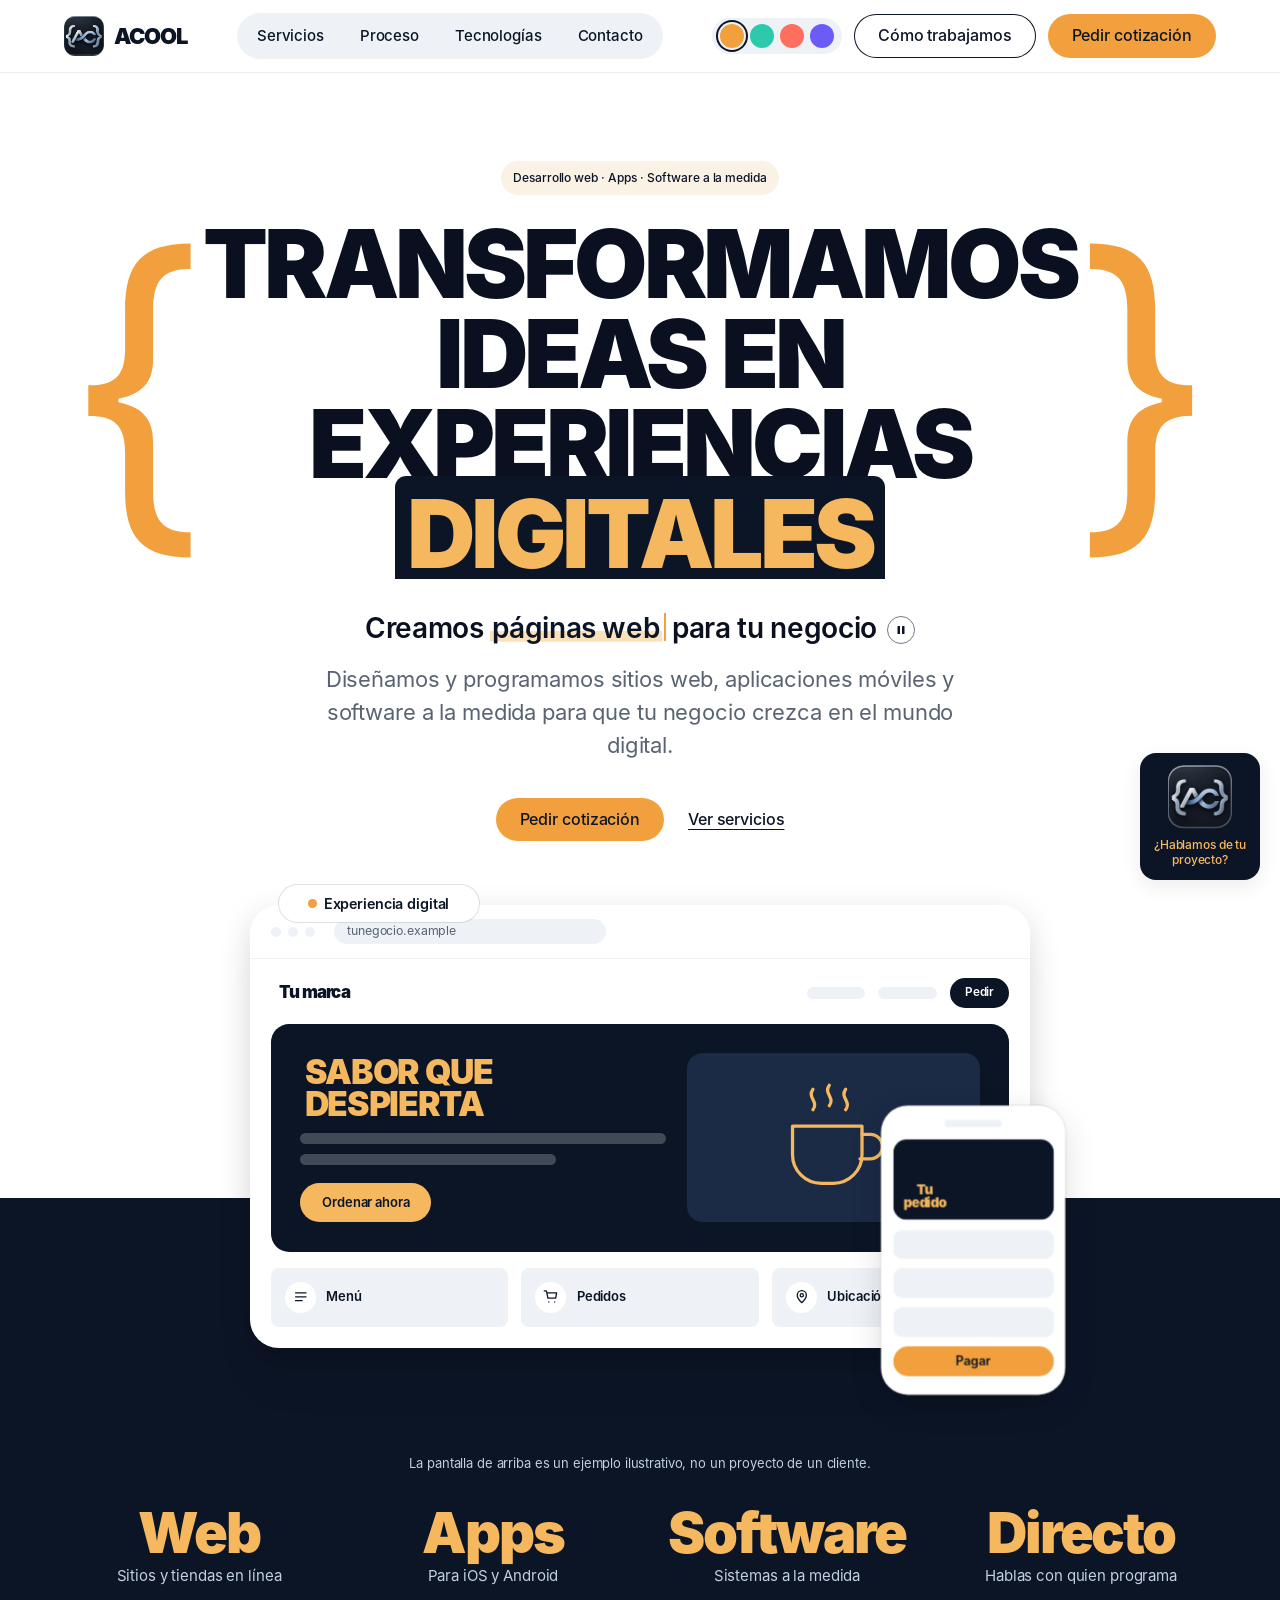
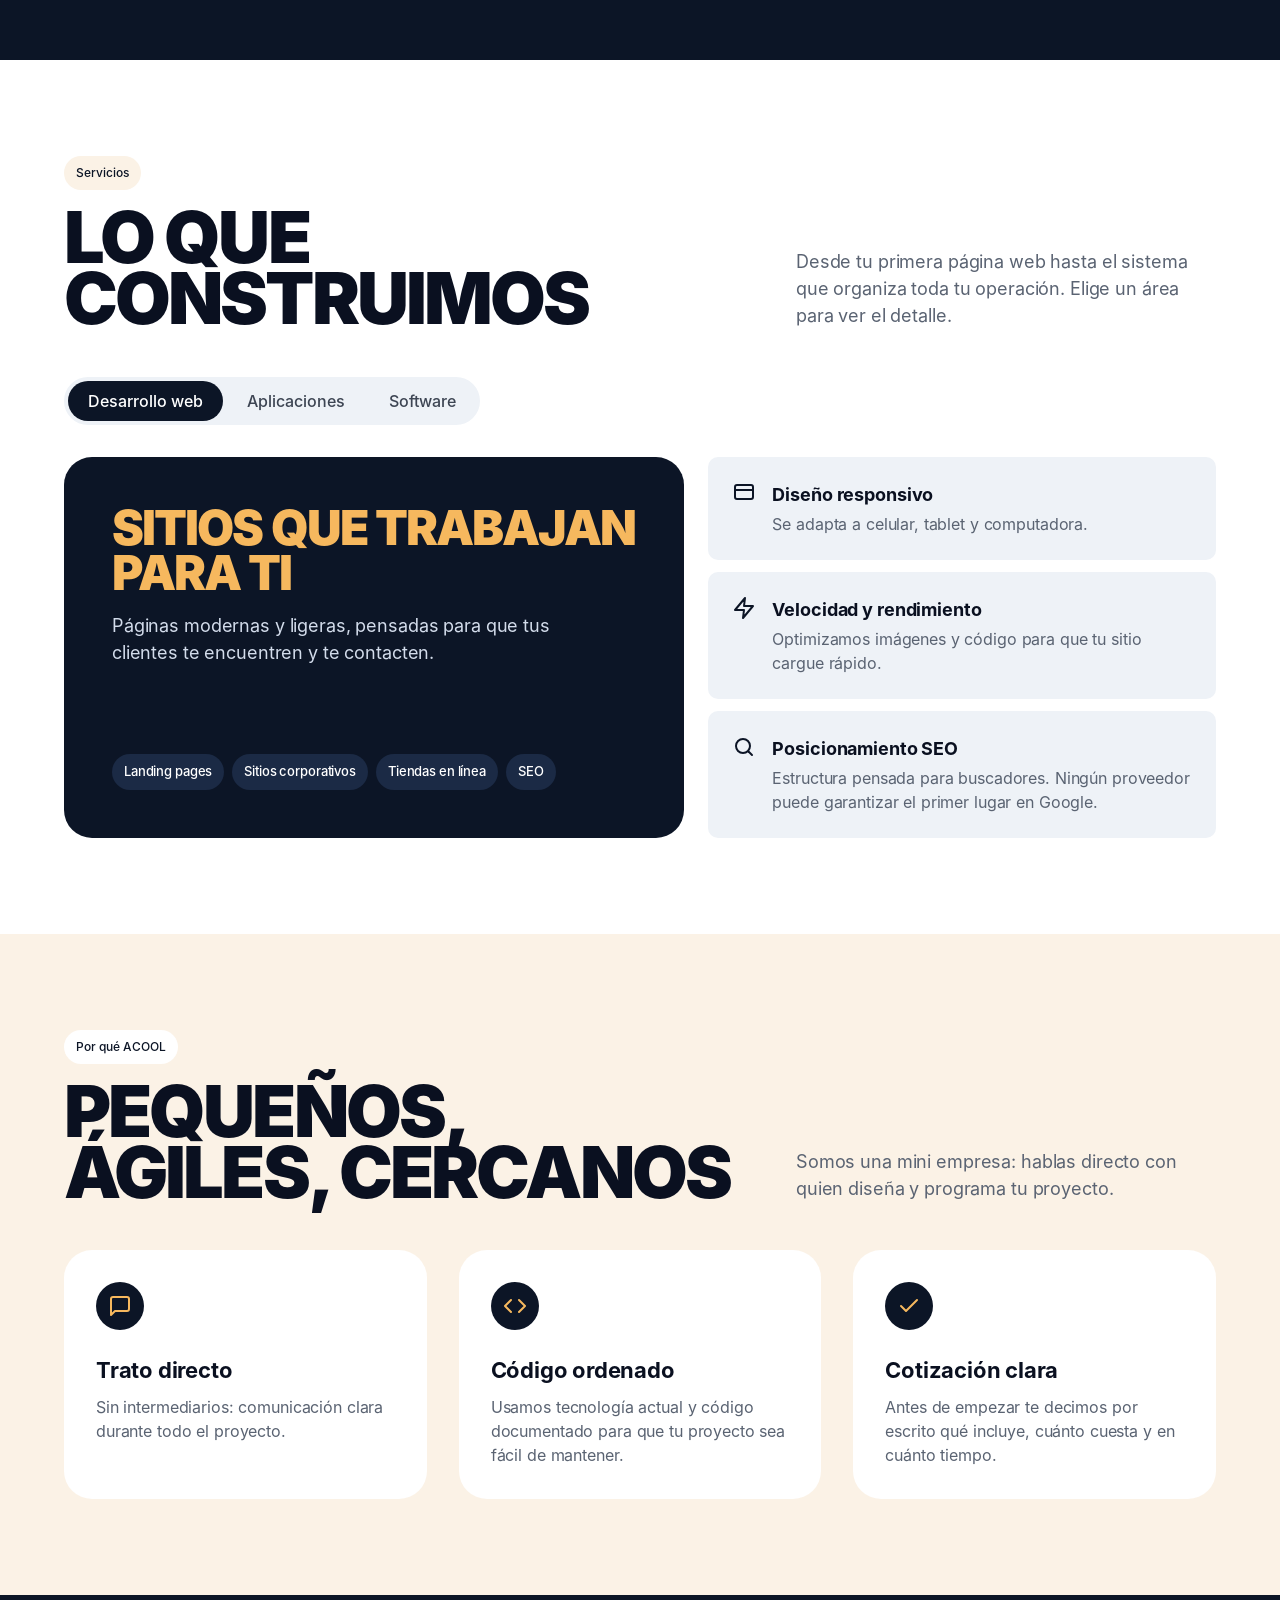
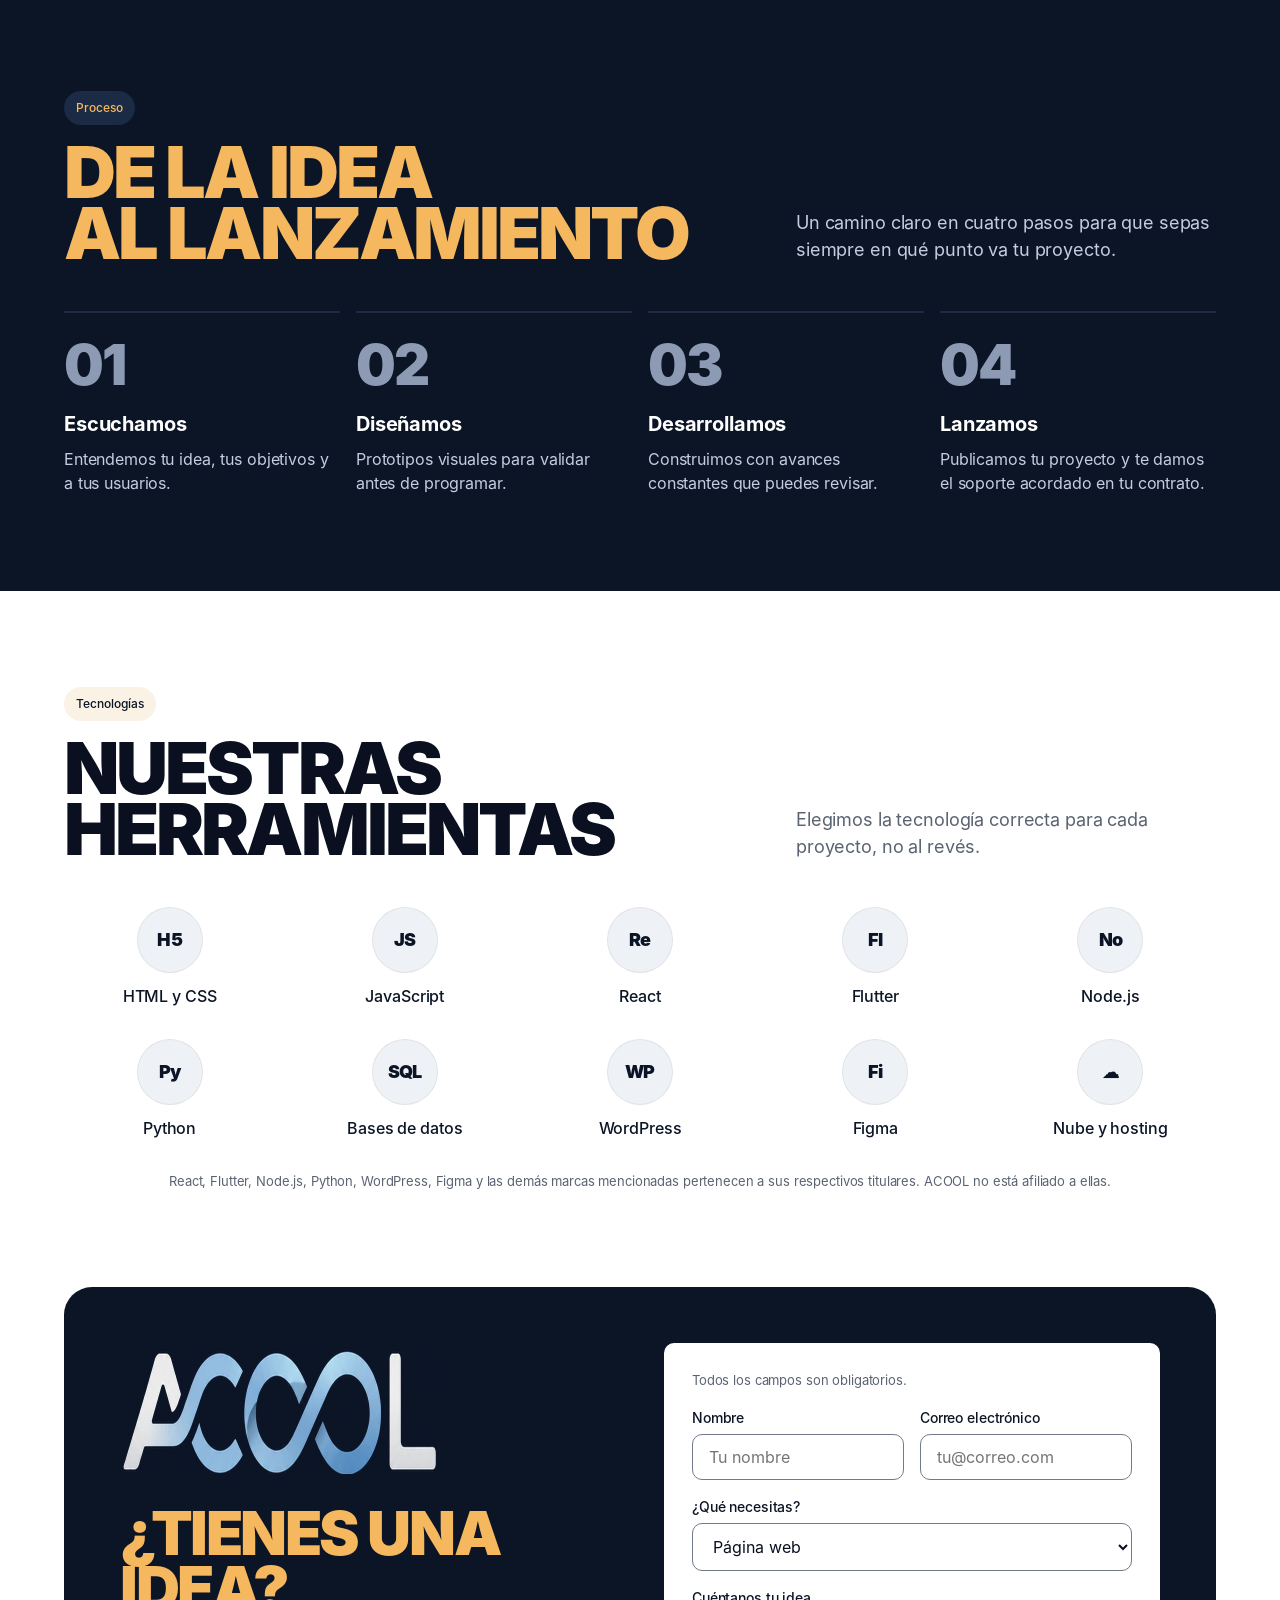
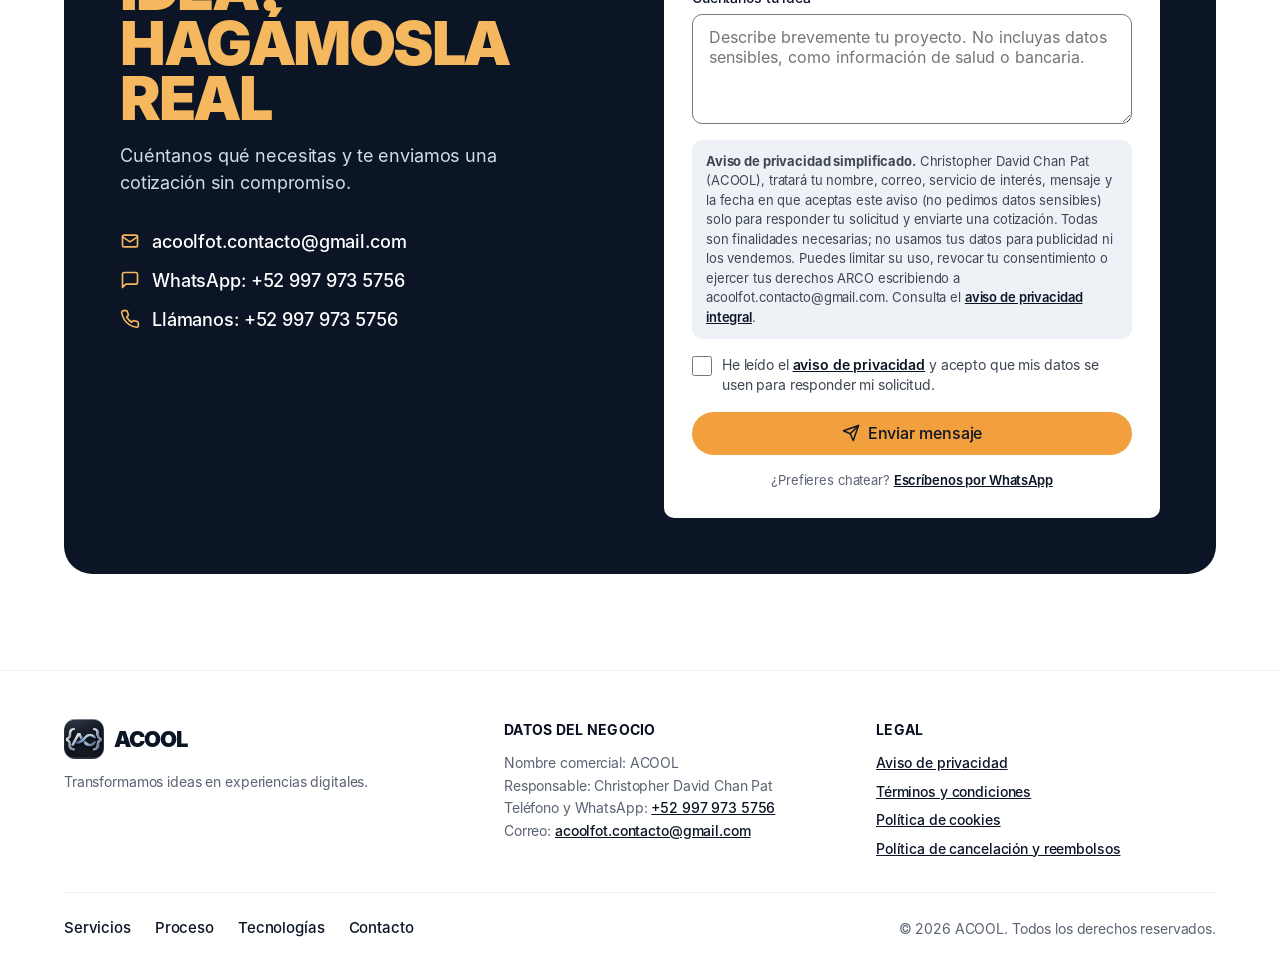
<file: index.html>
<!doctype html>
<html lang="es-MX">
<head>
<meta charset="utf-8">
<meta name="viewport" content="width=device-width, initial-scale=1">
<title>ACOOL — Desarrollo web, apps y software</title>
<meta name="description" content="ACOOL: desarrollo web, aplicaciones y software a la medida. Transformamos ideas en experiencias digitales.">
<link rel="icon" type="image/png" href="assets/img/favicon.png">
<link rel="apple-touch-icon" href="assets/img/apple-touch-icon.png">
<meta name="referrer" content="strict-origin-when-cross-origin">
<script>document.documentElement.classList.add('js');try{var p=localStorage.getItem('acool-color');if(p&&p!=='ambar')document.documentElement.setAttribute('data-palette',p)}catch(e){}</script>
<style>
@font-face{font-family:'Inter';font-style:normal;font-weight:400;font-display:swap;src:url(assets/fonts/inter-Regular.woff) format('woff')}
@font-face{font-family:'Inter';font-style:normal;font-weight:500;font-display:swap;src:url(assets/fonts/inter-Medium.woff) format('woff')}
@font-face{font-family:'Inter';font-style:normal;font-weight:600;font-display:swap;src:url(assets/fonts/inter-SemiBold.woff) format('woff')}
@font-face{font-family:'Inter';font-style:normal;font-weight:700;font-display:swap;src:url(assets/fonts/inter-Bold.woff) format('woff')}
@font-face{font-family:'Inter';font-style:normal;font-weight:900;font-display:swap;src:url(assets/fonts/inter-Black.woff) format('woff')}
:root{
  --forest:#0c1526; --spruce:#1b2a45;
  --charcoal:#3d4553; --obsidian:#0a1020; --pebble:#737b88; --slate:#5a6372;
  --fog:#eef2f7; --paper:#ffffff;
  /* Acento (por defecto: ámbar) */
  --lime:#f6b85e; --accent:#f2a03d; --accent-h:#e38d26; --on-accent:#0c1526; --accent-soft:#fbe0b8; --mist:#fbf2e6;
  --font:'Inter',ui-sans-serif,system-ui,-apple-system,"Segoe UI",Roboto,sans-serif;
  --pill:9999px; --r-card:10px; --r-lg:28px;
  --max:1200px;
}
/* Paletas que el visitante puede elegir */
:root[data-palette="turquesa"]{--lime:#5ee6cf; --accent:#2cc9ad; --accent-h:#20b398; --on-accent:#0c1526; --accent-soft:#c4f1e7; --mist:#e5f6f2}
:root[data-palette="coral"]{--lime:#ff8f80; --accent:#ff6f5e; --accent-h:#f05a49; --on-accent:#0c1526; --accent-soft:#ffd6cf; --mist:#fdf0ec}
:root[data-palette="violeta"]{--lime:#b3a8ff; --accent:#6c5cf5; --accent-h:#5a49e6; --on-accent:#ffffff; --accent-soft:#dcd7ff; --mist:#efedff}

/* Selector de color */
.palette{display:flex;align-items:center;gap:6px;padding:6px 8px;border-radius:var(--pill);background:var(--fog)}
.palette button{width:24px;height:24px;border-radius:50%;border:0;cursor:pointer;background:var(--c);box-shadow:0 0 0 2px var(--fog);transition:box-shadow .2s,transform .2s}
.palette button:hover{transform:scale(1.12)}
.palette button[aria-pressed="true"]{box-shadow:0 0 0 2px var(--fog),0 0 0 4px var(--forest)}
.palette-label{font-size:13px;font-weight:500;color:var(--slate);padding:0 4px}
.mobile-menu .palette{justify-content:center;padding:10px;margin-top:4px}
body.palette-anim *{transition:background-color .35s ease,color .35s ease,border-color .35s ease,box-shadow .35s ease,stroke .35s ease!important}
*{box-sizing:border-box;margin:0;padding:0}
html{scroll-behavior:smooth}
body{font-family:var(--font);font-feature-settings:"calt";color:var(--charcoal);background:var(--paper);font-size:18px;line-height:1.5;letter-spacing:-0.007em;-webkit-font-smoothing:antialiased;overflow-x:hidden}
img{display:block;max-width:100%}
a{color:inherit}
.wrap{max-width:var(--max);margin:0 auto;padding:0 24px}
.display{font-weight:900;letter-spacing:-0.04em;line-height:.85;color:var(--obsidian);text-transform:uppercase}
.eyebrow{display:inline-block;font-size:12px;font-weight:500;letter-spacing:-0.003em;padding:8px 12px;border-radius:var(--pill);background:var(--mist);color:var(--forest)}
.eyebrow.dark{background:var(--spruce);color:var(--lime)}

/* Buttons */
.btn{display:inline-flex;align-items:center;gap:8px;font:500 16px/1.2 var(--font);letter-spacing:-0.006em;padding:12px 24px;border-radius:var(--pill);border:0;cursor:pointer;text-decoration:none;transition:transform .15s ease, background .15s ease}
.btn:hover{transform:translateY(-1px)}
.btn-primary{background:var(--accent);color:var(--on-accent)}
.btn-primary:hover{background:var(--accent-h)}
.btn-outline{background:var(--paper);color:var(--forest);box-shadow:inset 0 0 0 1px var(--forest)}
.btn-link{font:500 16px var(--font);color:var(--forest);text-decoration:underline;text-underline-offset:4px}
.on-dark .btn-link{color:var(--paper)}

/* Nav */
header{position:sticky;top:0;z-index:50;background:rgba(255,255,255,.94);backdrop-filter:saturate(1.2);border-bottom:1px solid rgba(14,19,32,.08)}
.nav{height:72px;display:flex;align-items:center;justify-content:space-between;gap:16px}
.brand{display:flex;align-items:center;gap:10px;text-decoration:none;color:var(--forest);font-weight:900;font-size:22px;letter-spacing:-0.04em}
.brand img{width:40px;height:40px;border-radius:11px;object-fit:cover}
.seg{display:flex;gap:4px;padding:4px;border-radius:var(--pill);background:var(--fog)}
.seg a{padding:8px 16px;border-radius:var(--pill);font-size:15px;font-weight:500;color:var(--forest);text-decoration:none;transition:background .15s}
.seg a:hover{background:var(--mist)}
.nav-cta{display:flex;align-items:center;gap:12px}
.menu-btn{display:none;width:44px;height:44px;border-radius:var(--pill);border:0;background:var(--fog);color:var(--forest);cursor:pointer}
.mobile-menu{display:none}

/* Hero */
.hero{padding:88px 0 0;text-align:center;position:relative}
.hero .display{font-size:clamp(32px,8.4vw,112px);line-height:.95;margin:24px auto 0;max-width:1100px}
.hero .display .mark{background:var(--forest);color:var(--lime);padding:0 .12em;border-radius:.12em;-webkit-box-decoration-break:clone;box-decoration-break:clone}
.hero p.lead{max-width:640px;margin:28px auto 0;font-size:clamp(18px,2vw,22px);color:var(--slate)}
.hero-actions{display:flex;gap:24px;justify-content:center;align-items:center;margin-top:36px;flex-wrap:wrap}
/* 1 · Llaves que se abren y revelan el titular */
.title-wrap{position:relative;margin-top:24px;--bo:1}
.title-wrap .display{margin-top:0;font-size:clamp(32px,7.4vw,96px);max-width:960px;position:relative;z-index:1;animation:revealTitle 1s cubic-bezier(.6,0,.2,1) .35s both}
.brace{position:absolute;top:50%;font-weight:300;font-size:clamp(150px,27vw,350px);line-height:1;color:var(--accent);transform:translateY(-54%);opacity:var(--bo);user-select:none;pointer-events:none}
.brace.l{left:0;animation:braceL 1.15s cubic-bezier(.6,0,.2,1) .1s both}
.brace.r{right:0;animation:braceR 1.15s cubic-bezier(.6,0,.2,1) .1s both}
@keyframes braceL{0%{left:calc(50% - .34em);opacity:0}20%{left:calc(50% - .34em);opacity:1}100%{left:0;opacity:var(--bo)}}
@keyframes braceR{0%{right:calc(50% - .34em);opacity:0}20%{right:calc(50% - .34em);opacity:1}100%{right:0;opacity:var(--bo)}}
@keyframes revealTitle{from{clip-path:inset(0 50% 0 50%);opacity:0}to{clip-path:inset(0 0 0 0);opacity:1}}
@media (max-width:1180px){.title-wrap{--bo:.18}.brace{z-index:0}}

/* 3 · Palabra que rota */
.rotator{margin:28px auto 0;font-size:clamp(20px,2.4vw,28px);font-weight:600;letter-spacing:-0.012em;color:var(--obsidian);min-height:1.4em}
.rotator .rw{color:var(--forest);background:linear-gradient(var(--accent-soft),var(--accent-soft)) 0 88%/100% .38em no-repeat;padding:0 2px}
.caret{display:inline-block;width:2px;height:1em;background:var(--accent);margin-left:2px;vertical-align:-0.12em;animation:blink 1s steps(1) infinite}
@keyframes blink{50%{opacity:0}}
.hero p.lead{margin-top:14px}

/* 2 · Pantalla que pasa de boceto a experiencia */
.hero-visual{margin:64px auto 0;width:min(780px,calc(100vw - 32px));position:relative;z-index:2;perspective:1400px}
.mock-stage{position:relative;font-size:clamp(8px,1.55vw,13px);transition:transform .35s ease-out;transform-style:preserve-3d}
.mock-tag{position:absolute;top:-1.4em;left:2em;z-index:3;height:2.6em;min-width:14em;border-radius:var(--pill);background:var(--paper);box-shadow:rgba(14,19,32,.12) 0 0 0 1px;font-weight:600;font-size:1.1em;color:var(--forest)}
.mock-tag span{position:absolute;inset:0;display:flex;align-items:center;justify-content:center;gap:.5em;transition:opacity .5s,transform .5s}
.mock-tag .t-exp{opacity:0;transform:translateY(6px)}
.done .mock-tag .t-idea{opacity:0;transform:translateY(-6px)}
.done .mock-tag .t-exp{opacity:1;transform:none}
.mock-tag .t-exp i{width:.6em;height:.6em;border-radius:50%;background:var(--accent)}
.browser{position:relative;background:#fafbfc;border-radius:2.2em;padding:0 0 1.6em;box-shadow:rgba(14,19,32,.10) 0 0 0 1px;overflow:hidden;text-align:left;transition:box-shadow .8s,background .8s}
.done .browser{background:var(--paper);box-shadow:rgba(0,0,0,.15) 0 10px 32px,rgba(0,0,0,.04) 0 40px 40px}
.bar{display:flex;align-items:center;gap:.5em;padding:1.1em 1.6em;border-bottom:1px solid var(--fog)}
.bar>i{width:.8em;height:.8em;border-radius:50%;background:var(--fog)}
.bar .url{margin-left:1em;flex:1;max-width:22em;height:2em;display:flex;align-items:center;padding:0 1em;font-size:.95em;border-radius:var(--pill)!important}
.page{padding:1.4em 1.6em 0;display:grid;gap:1.2em}
/* elementos “boceto” */
.w{border:1.5px dashed #b4bdca;border-radius:.6em;color:transparent;background:transparent;transition:background-color .6s ease var(--d,0s),border-color .6s ease var(--d,0s),color .6s ease var(--d,0s)}
.w svg{stroke:#b4bdca;transition:stroke .6s ease var(--d,0s)}
.done .w{border-color:transparent}
.m-nav{display:flex;align-items:center;gap:1em}
.m-nav .logo{font-weight:900;letter-spacing:-0.04em;font-size:1.3em;padding:.1em .4em;margin-right:auto}
.m-nav .lk{width:4.5em;height:.9em;border-radius:var(--pill)}
.m-nav .btn-s{font-size:.9em;font-weight:600;padding:.45em 1.2em;border-radius:var(--pill)}
.m-hero{display:grid;grid-template-columns:1.25fr 1fr;gap:1.6em;padding:2.2em;border-radius:1.4em!important}
.m-copy{display:flex;flex-direction:column;align-items:flex-start;gap:.8em}
.m-copy .h{font-weight:900;letter-spacing:-0.04em;font-size:2.6em;line-height:.95;text-transform:uppercase;padding:.05em .1em}
.m-copy .p{height:.8em;width:100%;border-radius:var(--pill)}
.m-copy .p.short{width:70%}
.m-copy .cta{margin-top:.6em;font-weight:600;padding:.7em 1.6em;border-radius:var(--pill)}
.m-img{display:grid;place-items:center;border-radius:1.2em!important;min-height:11em}
.m-img svg{width:45%;height:auto;fill:none;stroke-width:1.6;stroke-linecap:round;stroke-linejoin:round}
.m-cards{display:grid;grid-template-columns:repeat(3,1fr);gap:1em}
.card{display:flex;align-items:center;gap:.8em;padding:1em;font-weight:600}
.card b{flex:none;width:2.4em;height:2.4em;border-radius:50%;display:grid;place-items:center;border:1.5px dashed #b4bdca;transition:all .6s ease var(--d,0s)}
.card b svg{width:1.2em;height:1.2em;fill:none;stroke-width:2;stroke-linecap:round;stroke-linejoin:round}
/* colores finales */
.done .url{background:var(--fog);color:var(--slate)}
.done .logo{color:var(--forest)}
.done .lk{background:var(--fog)}
.done .btn-s{background:var(--forest);color:var(--paper)}
.done .m-hero{background:var(--forest)}
.done .m-copy .h{color:var(--lime)}
.done .m-copy .p{background:rgba(255,255,255,.22)}
.done .m-copy .cta{background:var(--lime);color:var(--forest)}
.done .m-img{background:var(--spruce)}
.done .m-img svg{stroke:var(--lime)}
.done .card{background:var(--fog);color:var(--forest)}
.done .card b{background:var(--paper);border-color:transparent}
.done .card b svg{stroke:var(--forest)}
/* teléfono */
.phone{position:absolute;right:-3%;bottom:-9%;width:23%;background:#fafbfc;border-radius:2em;padding:1.1em .9em 1.4em;box-shadow:rgba(14,19,32,.12) 0 0 0 1px;display:grid;gap:.7em;transform:translateZ(40px);transition:box-shadow .8s,background .8s}
.done .phone{background:var(--paper);box-shadow:rgba(0,0,0,.15) 0 10px 32px,rgba(14,19,32,.08) 0 0 0 1px}
.phone .notch{width:35%;height:.5em;border-radius:var(--pill);background:var(--fog);margin:0 auto .3em}
.phone .ph-top{height:6em;border-radius:1em!important;display:flex;align-items:flex-end;padding:.7em;font-weight:900;letter-spacing:-0.03em;font-size:1em;line-height:1}
.phone .row{height:2.2em;border-radius:.7em!important}
.phone .ph-btn{height:2.4em;border-radius:var(--pill)!important;display:grid;place-items:center;font-weight:600;font-size:.95em}
.done .phone .ph-top{background:var(--forest);color:var(--lime)}
.done .phone .row{background:var(--fog)}
.done .phone .ph-btn{background:var(--accent);color:var(--on-accent)}
/* línea que “escanea” durante la transformación */
.scan{position:absolute;top:0;bottom:0;left:-10%;width:5em;background:linear-gradient(90deg,transparent,rgba(167,200,236,.35));border-right:2px solid var(--accent);opacity:0;pointer-events:none;z-index:2}
.scanning .scan{animation:scan 1.5s cubic-bezier(.5,0,.3,1) both}
@keyframes scan{0%{left:-10%;opacity:0}10%{opacity:1}90%{opacity:1}100%{left:105%;opacity:0}}
.hero-band{height:200px;background:var(--forest);margin-top:-150px}
@media (max-width:560px){.phone{display:none}.m-hero{grid-template-columns:1fr}.m-img{display:none}.m-cards{grid-template-columns:1fr 1fr}.m-cards .card:last-child{display:none}.hero-band{margin-top:-90px;height:140px}}

/* Stats on dark */
.stats{background:var(--forest);color:var(--paper);padding:56px 0 72px}
.stats .grid{display:grid;grid-template-columns:repeat(4,1fr);gap:24px;text-align:center}
.stat b{display:block;font-size:clamp(36px,5vw,56px);font-weight:900;letter-spacing:-0.04em;color:var(--lime);line-height:1}
.stat span{font-size:15px;color:#c3cee0}

/* Sections */
section{padding:96px 0}
.sec-head{display:flex;justify-content:space-between;align-items:flex-end;gap:32px;flex-wrap:wrap;margin-bottom:48px}
.sec-head h2{font-size:clamp(40px,6vw,72px);margin-top:16px}
.sec-head p{max-width:420px;color:var(--slate)}

/* Services with tabs */
.tabs{display:inline-flex;gap:4px;padding:4px;border-radius:var(--pill);background:var(--fog);margin-bottom:32px;flex-wrap:wrap}
.tabs button{font:500 16px var(--font);color:var(--charcoal);border:0;background:transparent;padding:10px 20px;border-radius:var(--pill);cursor:pointer;transition:background .2s}
.tabs button[aria-selected="true"]{background:var(--forest);color:#fff}
.panel{display:none;grid-template-columns:1.1fr .9fr;gap:24px}
.panel.active{display:grid;animation:fade .35s ease}
@keyframes fade{from{opacity:0;transform:translateY(6px)}to{opacity:1;transform:none}}
.panel-main{background:var(--forest);color:var(--paper);border-radius:var(--r-lg);padding:48px;display:flex;flex-direction:column;justify-content:space-between;min-height:380px}
.panel-main h3{font-size:clamp(32px,4vw,48px);font-weight:900;letter-spacing:-0.04em;line-height:.95;color:var(--lime);text-transform:uppercase}
.panel-main p{margin-top:16px;color:#d3dceb;max-width:460px}
.chips{display:flex;flex-wrap:wrap;gap:8px;margin-top:32px}
.chip{font-size:13px;font-weight:500;padding:8px 12px;border-radius:var(--pill);background:var(--spruce);color:var(--paper)}
.panel-list{display:grid;gap:12px}
.item{background:var(--fog);border-radius:var(--r-card);padding:24px;display:flex;gap:16px;align-items:flex-start}
.item svg{flex:none;width:24px;height:24px;stroke:var(--forest)}
.item h4{font-size:18px;font-weight:700;color:var(--obsidian);letter-spacing:-0.007em}
.item p{font-size:16px;color:var(--slate);margin-top:4px}

/* Features row */
.features{background:var(--mist)}
.feat-grid{display:grid;grid-template-columns:repeat(3,1fr);gap:32px}
.feat{background:var(--paper);border-radius:var(--r-lg);padding:32px}
.feat .ic{width:48px;height:48px;border-radius:var(--pill);background:var(--forest);display:grid;place-items:center;margin-bottom:24px}
.feat .ic svg{width:24px;height:24px;stroke:var(--lime)}
.feat h3{font-size:22px;font-weight:700;color:var(--obsidian);letter-spacing:-0.009em}
.feat p{font-size:16px;color:var(--slate);margin-top:8px}

/* Process (dark) */
.process{background:var(--forest);color:var(--paper)}
.process .display{color:var(--lime)}
.process .sec-head p{color:#c3cee0}
.steps{display:grid;grid-template-columns:repeat(4,1fr);gap:16px;counter-reset:s}
.step{border-top:2px solid var(--spruce);padding-top:24px}
.step .n{font-size:56px;font-weight:900;letter-spacing:-0.04em;line-height:1;color:#8d9ab3}
.step h3{font-size:20px;font-weight:700;margin-top:16px;color:var(--paper)}
.step p{font-size:16px;color:#c3cee0;margin-top:8px}
.step:hover .n{color:var(--lime)}
.step:hover{border-color:var(--lime)}
.step,.step .n{transition:color .2s,border-color .2s}

/* Tech */
.tech-grid{display:grid;grid-template-columns:repeat(5,1fr);gap:32px 24px}
.tech{display:flex;flex-direction:column;align-items:center;gap:12px;text-align:center}
.tech .dot{width:64px;height:64px;border-radius:1000px;background:var(--fog);display:grid;place-items:center;font-weight:900;font-size:18px;letter-spacing:-0.04em;color:var(--forest);box-shadow:rgba(14,19,32,.12) 0 0 0 1px;transition:background .2s}
.tech:hover .dot{background:var(--mist)}
.tech span{font-size:16px;font-weight:500;color:var(--forest)}

/* CTA / contact */
.contact{padding-top:0}
.cta-card{background:var(--forest);border-radius:var(--r-lg);padding:56px;display:grid;grid-template-columns:1fr 1fr;gap:48px;color:var(--paper)}
.cta-card .wordmark{width:min(320px,100%);margin-bottom:32px}
.cta-card h2{font-size:clamp(36px,5vw,61px);font-weight:900;letter-spacing:-0.04em;line-height:.9;color:var(--lime);text-transform:uppercase}
.cta-card p{color:#d3dceb;margin-top:16px;max-width:420px}
.contact-lines{margin-top:32px;display:grid;gap:12px}
.contact-lines a{display:flex;align-items:center;gap:12px;text-decoration:none;font-weight:500;color:var(--paper)}
.contact-lines a:hover{text-decoration:underline}
.contact-lines svg{width:20px;height:20px;stroke:var(--lime)}
form.box{background:var(--paper);border-radius:var(--r-card);padding:28px;display:grid;gap:16px;color:var(--charcoal)}
label{font-size:14px;font-weight:500;color:var(--forest);display:grid;gap:6px}
input,select,textarea{font:400 16px var(--font);color:var(--obsidian);border:1px solid var(--pebble);border-radius:var(--r-card);padding:12px 16px;background:var(--paper);outline:none;width:100%}
input:focus,select:focus,textarea:focus{border-color:var(--forest)}
textarea{resize:vertical;min-height:110px}
.row2{display:grid;grid-template-columns:1fr 1fr;gap:16px}
form .btn{justify-content:center}
.form-ok{display:none;text-align:center;padding:32px 8px;color:var(--charcoal)}
.form-ok .ok-ic{width:56px;height:56px;border-radius:50%;background:var(--accent);color:var(--on-accent);display:grid;place-items:center;margin:0 auto 16px}
.form-ok h3{font-size:24px;font-weight:900;letter-spacing:-0.03em;color:var(--obsidian);text-transform:uppercase}
.form-ok p{color:var(--slate)!important;margin:8px auto 0!important;font-size:16px}
form.box.sent>*:not(.form-ok){display:none}
form.box.sent .form-ok{display:block}
form.box.sent{align-content:center}
.form-note a{color:var(--forest);font-weight:600}
.form-note.err{color:#c0392b!important}
.cta-card .form-note{font-size:13px;color:var(--slate);text-align:center;margin:0;max-width:none}

/* Footer */
footer{padding:48px 0 40px;border-top:1px solid var(--fog)}
.foot{display:flex;justify-content:space-between;align-items:center;gap:24px;flex-wrap:wrap}
.foot .brand{font-size:20px}
.foot small{color:var(--slate);font-size:14px}
.foot nav{display:flex;gap:24px;flex-wrap:wrap}
.foot nav a{font-size:15px;font-weight:500;color:var(--forest);text-decoration:none}
.foot nav a:hover{text-decoration:underline}

/* Floating badge */
.float-badge{position:fixed;right:20px;bottom:20px;z-index:60;width:120px;background:var(--forest);border-radius:16px;padding:12px;text-align:center;text-decoration:none;box-shadow:rgba(0,0,0,.08) 0 6px 20px;transition:transform .2s}
.float-badge:hover{transform:translateY(-3px)}
.float-badge img{width:64px;height:64px;border-radius:15px;margin:0 auto 8px;object-fit:cover}
.float-badge span{font-size:12px;font-weight:500;color:var(--lime);line-height:1.3;display:block}

/* Reveal */
.reveal{opacity:0;transform:translateY(16px);transition:opacity .6s ease,transform .6s ease}
.reveal.in{opacity:1;transform:none}


/* Accesibilidad */
.skip{position:absolute;left:16px;top:-60px;z-index:100;background:var(--forest);color:#fff;padding:10px 16px;border-radius:var(--pill);font-weight:600;text-decoration:none}
.skip:focus{top:12px}
:focus-visible{outline:3px solid var(--forest);outline-offset:3px;border-radius:6px}
.on-dark :focus-visible,.stats :focus-visible,.float-badge:focus-visible{outline-color:#fff}
.sr-only{position:absolute!important;width:1px;height:1px;padding:0;margin:-1px;overflow:hidden;clip:rect(0,0,0,0);white-space:nowrap;border:0}
.js .reveal{opacity:0;transform:translateY(16px)}
.js .reveal.in{opacity:1;transform:none}
.rot-pause{margin-left:10px;vertical-align:middle;width:28px;height:28px;border-radius:50%;border:1px solid var(--pebble);background:var(--paper);color:var(--forest);cursor:pointer;display:inline-grid;place-items:center}
.mock-note{margin-top:28px;font-size:13px;color:#c3cee0;position:relative;z-index:2}
.tech-note{margin-top:32px;font-size:13px;color:var(--slate);text-align:center}
/* Consentimiento */
.consent{display:flex;gap:10px;align-items:flex-start;font-size:14px;font-weight:400;color:var(--charcoal);line-height:1.45}
.consent input{width:20px;height:20px;flex:none;margin-top:1px;accent-color:var(--forest)}
.consent a{color:var(--forest);font-weight:600}
.privacy-short{font-size:13px;line-height:1.5;color:var(--slate);background:var(--fog);border-radius:var(--r-card);padding:12px 14px}
.privacy-short a{color:var(--forest);font-weight:600}
.cta-card form.box p{color:var(--slate);margin-top:0;max-width:none}
.cta-card form.box p.privacy-short{color:var(--charcoal)}
.req-note{font-size:13px}
/* Pie de página */
.foot-grid{display:grid;grid-template-columns:1.2fr 1fr 1fr;gap:32px;padding-bottom:32px;border-bottom:1px solid var(--fog)}
.foot-grid h2{font-size:14px;font-weight:700;color:var(--obsidian);margin-bottom:12px;text-transform:uppercase;letter-spacing:.02em}
.foot-grid p,.foot-grid li{font-size:14px;color:var(--slate);line-height:1.6}
.foot-grid ul{list-style:none;display:grid;gap:6px}
.foot-grid a{color:var(--forest);font-weight:500}
.foot-bottom{display:flex;justify-content:space-between;gap:16px;flex-wrap:wrap;padding-top:24px}
.foot-grid a.brand{font-weight:900;text-decoration:none}
.float-badge{transition:transform .2s,opacity .25s}
.float-badge.away{opacity:0;pointer-events:none;transform:translateY(12px)}
.pendiente{background:#fff1a8;color:#4a3a00;padding:0 .25em;border-radius:3px;outline:1px dashed #b38f00;font-weight:600}
@media (max-width:960px){.foot-grid{grid-template-columns:1fr}}

/* Responsive */
@media (max-width:960px){
  .seg,.nav-cta .btn-outline,.nav-cta .palette{display:none}
  .menu-btn{display:grid;place-items:center}
  .mobile-menu.open{display:grid;gap:4px;padding:8px 24px 16px}
  .mobile-menu a{padding:12px 16px;border-radius:var(--pill);text-decoration:none;font-weight:500;color:var(--forest);background:var(--fog)}
  .panel.active{grid-template-columns:1fr}
  .feat-grid{grid-template-columns:1fr}
  .steps{grid-template-columns:1fr 1fr;gap:32px 16px}
  .tech-grid{grid-template-columns:repeat(3,1fr)}
  .cta-card{grid-template-columns:1fr;padding:40px 28px}
  .stats .grid{grid-template-columns:1fr 1fr;gap:32px}
}
@media (max-width:560px){
  section{padding:72px 0}
  .wrap{padding:0 16px}
  .hero{padding-top:56px}
  .nav-cta .btn-primary{display:none}
  .panel-main{padding:32px 24px;min-height:0}
  .steps{grid-template-columns:1fr}
  .row2{grid-template-columns:1fr}
  .tabs button{padding:10px 14px;font-size:15px}
  .float-badge{width:96px;padding:10px}
  .float-badge img{width:52px;height:52px}
}
@media (prefers-reduced-motion:reduce){
  *{animation:none!important;transition:none!important;scroll-behavior:auto!important}
  .reveal{opacity:1;transform:none}
}
</style>
</head>
<body>
<a class="skip" href="#contenido">Saltar al contenido</a>

<header>
  <div class="wrap nav">
    <a class="brand" href="#inicio" aria-label="ACOOL, ir al inicio">
      <img src="assets/img/isotipo.webp" alt="" width="40" height="40">ACOOL
    </a>
    <nav class="seg" aria-label="Principal">
      <a href="#servicios">Servicios</a>
      <a href="#proceso">Proceso</a>
      <a href="#tecnologias">Tecnologías</a>
      <a href="#contacto">Contacto</a>
    </nav>
    <div class="nav-cta">
      <div class="palette" role="group" aria-label="Elegir color de la página">
        <button data-p="ambar" style="--c:#f2a03d" aria-label="Color ámbar" title="Color ámbar"></button>
        <button data-p="turquesa" style="--c:#2cc9ad" aria-label="Color turquesa" title="Color turquesa"></button>
        <button data-p="coral" style="--c:#ff6f5e" aria-label="Color coral" title="Color coral"></button>
        <button data-p="violeta" style="--c:#6c5cf5" aria-label="Color violeta" title="Color violeta"></button>
      </div>
      <a class="btn btn-outline" href="#proceso">Cómo trabajamos</a>
      <a class="btn btn-primary" href="#contacto">Pedir cotización</a>
      <button class="menu-btn" aria-label="Abrir menú" aria-expanded="false" aria-controls="mobileMenu" id="menuBtn">
        <svg aria-hidden="true" width="20" height="20" viewBox="0 0 24 24" fill="none" stroke="currentColor" stroke-width="2" stroke-linecap="round"><path d="M4 7h16M4 12h16M4 17h16"/></svg>
      </button>
    </div>
  </div>
  <nav class="mobile-menu" id="mobileMenu" aria-label="Menú móvil">
    <a href="#servicios">Servicios</a>
    <a href="#proceso">Proceso</a>
    <a href="#tecnologias">Tecnologías</a>
    <a href="#contacto">Contacto</a>
    <div class="palette" role="group" aria-label="Elegir color de la página"><span class="palette-label">Color</span>
        <button data-p="ambar" style="--c:#f2a03d" aria-label="Color ámbar" title="Color ámbar"></button>
        <button data-p="turquesa" style="--c:#2cc9ad" aria-label="Color turquesa" title="Color turquesa"></button>
        <button data-p="coral" style="--c:#ff6f5e" aria-label="Color coral" title="Color coral"></button>
        <button data-p="violeta" style="--c:#6c5cf5" aria-label="Color violeta" title="Color violeta"></button>
      </div>
  </nav>
</header>

<main id="contenido"><span id="inicio"></span>
  <!-- HERO -->
  <div class="hero">
    <div class="wrap">
      <span class="eyebrow">Desarrollo web · Apps · Software a la medida</span>
      <div class="title-wrap">
        <span class="brace l" aria-hidden="true">{</span>
        <h1 class="display">Transformamos ideas en experiencias <span class="mark">digitales</span></h1>
        <span class="brace r" aria-hidden="true">}</span>
      </div>
      <p class="sr-only">Creamos páginas web, apps móviles, sistemas a la medida y tiendas en línea para tu negocio.</p>
      <p class="rotator"><span aria-hidden="true">Creamos <span class="rw" id="rw">páginas web</span><span class="caret"></span> para tu negocio</span><button type="button" class="rot-pause" id="rotPause" aria-label="Pausar animación de texto" aria-pressed="false"><svg aria-hidden="true" width="12" height="12" viewBox="0 0 24 24" fill="currentColor"><rect x="5" y="4" width="5" height="16" rx="1"/><rect x="14" y="4" width="5" height="16" rx="1"/></svg></button></p>
      <p class="lead">Diseñamos y programamos sitios web, aplicaciones móviles y software a la medida para que tu negocio crezca en el mundo digital.</p>
      <div class="hero-actions">
        <a class="btn btn-primary" href="#contacto">Pedir cotización</a>
        <a class="btn-link" href="#servicios">Ver servicios</a>
      </div>
    </div>

    <div class="hero-visual" aria-hidden="true">
      <div class="mock-stage" id="mock">
        <span class="mock-tag"><span class="t-idea">✎ Tu idea</span><span class="t-exp"><i></i>Experiencia digital</span></span>
        <div class="browser">
          <div class="scan"></div>
          <div class="bar"><i></i><i></i><i></i><span class="url w" style="--d:.05s">tunegocio.example</span></div>
          <div class="page">
            <div class="m-nav">
              <span class="w logo" style="--d:.1s">Tu marca</span>
              <span class="w lk" style="--d:.15s"></span><span class="w lk" style="--d:.2s"></span>
              <span class="w btn-s" style="--d:.25s">Pedir</span>
            </div>
            <div class="w m-hero" style="--d:.3s">
              <div class="m-copy">
                <span class="w h" style="--d:.45s">Sabor que<br>despierta</span>
                <span class="w p" style="--d:.5s"></span>
                <span class="w p short" style="--d:.55s"></span>
                <span class="w cta" style="--d:.65s">Ordenar ahora</span>
              </div>
              <div class="w m-img" style="--d:.55s">
                <svg viewBox="0 0 64 64"><path d="M12 26h34v14a14 14 0 0 1-14 14h-6a14 14 0 0 1-14-14z"/><path d="M46 30h4a6 6 0 0 1 0 12h-5"/><path d="M22 8c-3 4 3 6 0 10M30 6c-3 4 3 6 0 10M38 8c-3 4 3 6 0 10"/></svg>
              </div>
            </div>
            <div class="m-cards">
              <div class="w card" style="--d:.75s"><b><svg viewBox="0 0 24 24"><path d="M4 6h16M4 12h16M4 18h10"/></svg></b>Menú</div>
              <div class="w card" style="--d:.85s"><b><svg viewBox="0 0 24 24"><path d="M6 6h15l-1.5 8h-12zM6 6 5 3H2M9 20h.01M18 20h.01"/></svg></b>Pedidos</div>
              <div class="w card" style="--d:.95s"><b><svg viewBox="0 0 24 24"><path d="M12 21s-7-6.2-7-11.5a7 7 0 0 1 14 0C19 14.8 12 21 12 21z"/><circle cx="12" cy="9.5" r="2.5"/></svg></b>Ubicación</div>
            </div>
          </div>
        </div>
        <div class="phone">
          <span class="notch"></span>
          <span class="w ph-top" style="--d:.9s">Tu<br>pedido</span>
          <span class="w row" style="--d:1s"></span>
          <span class="w row" style="--d:1.05s"></span>
          <span class="w row" style="--d:1.1s"></span>
          <span class="w ph-btn" style="--d:1.2s">Pagar</span>
        </div>
      </div>
    </div>
    <div class="hero-band" aria-hidden="true"></div>
  </div>

  <div class="stats on-dark">
    <div class="wrap grid">
      <p class="mock-note" style="grid-column:1/-1;margin:0 0 8px;text-align:center">La pantalla de arriba es un ejemplo ilustrativo, no un proyecto de un cliente.</p>
      <div class="stat reveal"><b>Web</b><span>Sitios y tiendas en línea</span></div>
      <div class="stat reveal"><b>Apps</b><span>Para iOS y Android</span></div>
      <div class="stat reveal"><b>Software</b><span>Sistemas a la medida</span></div>
      <div class="stat reveal"><b>Directo</b><span>Hablas con quien programa</span></div>
    </div>
  </div>

  <!-- SERVICIOS -->
  <section id="servicios">
    <div class="wrap">
      <div class="sec-head">
        <div>
          <span class="eyebrow">Servicios</span>
          <h2 class="display">Lo que<br>construimos</h2>
        </div>
        <p>Desde tu primera página web hasta el sistema que organiza toda tu operación. Elige un área para ver el detalle.</p>
      </div>

      <div class="tabs" role="tablist" aria-label="Servicios">
        <button role="tab" aria-selected="true" aria-controls="p-web" id="t-web">Desarrollo web</button>
        <button role="tab" aria-selected="false" aria-controls="p-app" id="t-app">Aplicaciones</button>
        <button role="tab" aria-selected="false" aria-controls="p-soft" id="t-soft">Software</button>
      </div>

      <div class="panel active" id="p-web" role="tabpanel" aria-labelledby="t-web">
        <div class="panel-main">
          <div>
            <h3>Sitios que trabajan para ti</h3>
            <p>Páginas modernas y ligeras, pensadas para que tus clientes te encuentren y te contacten.</p>
          </div>
          <div class="chips"><span class="chip">Landing pages</span><span class="chip">Sitios corporativos</span><span class="chip">Tiendas en línea</span><span class="chip">SEO</span></div>
        </div>
        <div class="panel-list">
          <div class="item"><svg aria-hidden="true" viewBox="0 0 24 24" fill="none" stroke-width="2" stroke-linecap="round" stroke-linejoin="round"><rect x="3" y="4" width="18" height="14" rx="2"/><path d="M3 9h18"/></svg><div><h4>Diseño responsivo</h4><p>Se adapta a celular, tablet y computadora.</p></div></div>
          <div class="item"><svg aria-hidden="true" viewBox="0 0 24 24" fill="none" stroke-width="2" stroke-linecap="round" stroke-linejoin="round"><path d="M13 2 3 14h9l-1 8 10-12h-9l1-8z"/></svg><div><h4>Velocidad y rendimiento</h4><p>Optimizamos imágenes y código para que tu sitio cargue rápido.</p></div></div>
          <div class="item"><svg aria-hidden="true" viewBox="0 0 24 24" fill="none" stroke-width="2" stroke-linecap="round" stroke-linejoin="round"><circle cx="11" cy="11" r="7"/><path d="m20 20-3.5-3.5"/></svg><div><h4>Posicionamiento SEO</h4><p>Estructura pensada para buscadores. Ningún proveedor puede garantizar el primer lugar en Google.</p></div></div>
        </div>
      </div>

      <div class="panel" id="p-app" role="tabpanel" aria-labelledby="t-app">
        <div class="panel-main">
          <div>
            <h3>Apps fáciles de usar</h3>
            <p>Aplicaciones móviles para iOS y Android, desde el diseño hasta la publicación.</p>
          </div>
          <div class="chips"><span class="chip">iOS</span><span class="chip">Android</span><span class="chip">Multiplataforma</span><span class="chip">UX/UI</span></div>
        </div>
        <div class="panel-list">
          <div class="item"><svg aria-hidden="true" viewBox="0 0 24 24" fill="none" stroke-width="2" stroke-linecap="round" stroke-linejoin="round"><rect x="6" y="2" width="12" height="20" rx="3"/><path d="M11 18h2"/></svg><div><h4>Una base, dos plataformas</h4><p>Desarrollo multiplataforma que puede reducir tiempos y costos frente a hacer dos apps por separado.</p></div></div>
          <div class="item"><svg aria-hidden="true" viewBox="0 0 24 24" fill="none" stroke-width="2" stroke-linecap="round" stroke-linejoin="round"><path d="M12 3a6 6 0 0 0-6 6v4l-2 3h16l-2-3V9a6 6 0 0 0-6-6zM10 20a2 2 0 0 0 4 0"/></svg><div><h4>Notificaciones y pagos</h4><p>Integramos las funciones que tu app necesita.</p></div></div>
          <div class="item"><svg aria-hidden="true" viewBox="0 0 24 24" fill="none" stroke-width="2" stroke-linecap="round" stroke-linejoin="round"><path d="M12 3v12M7 10l5 5 5-5M5 21h14"/></svg><div><h4>Publicación en tiendas</h4><p>Te ayudamos con el proceso en App Store y Google Play. La aprobación depende de cada tienda.</p></div></div>
        </div>
      </div>

      <div class="panel" id="p-soft" role="tabpanel" aria-labelledby="t-soft">
        <div class="panel-main">
          <div>
            <h3>Software a tu medida</h3>
            <p>Sistemas que automatizan procesos y ordenan tu información para ayudarte a ahorrar tiempo.</p>
          </div>
          <div class="chips"><span class="chip">Sistemas administrativos</span><span class="chip">Inventarios</span><span class="chip">Dashboards</span><span class="chip">APIs</span></div>
        </div>
        <div class="panel-list">
          <div class="item"><svg aria-hidden="true" viewBox="0 0 24 24" fill="none" stroke-width="2" stroke-linecap="round" stroke-linejoin="round"><path d="M4 19V9M10 19V5M16 19v-7M22 19H2"/></svg><div><h4>Reportes en tiempo real</h4><p>Toma decisiones con datos claros y actualizados.</p></div></div>
          <div class="item"><svg aria-hidden="true" viewBox="0 0 24 24" fill="none" stroke-width="2" stroke-linecap="round" stroke-linejoin="round"><path d="M21 12a9 9 0 1 1-3-6.7M21 4v5h-5"/></svg><div><h4>Automatización</h4><p>Reduce tareas repetitivas y errores manuales.</p></div></div>
          <div class="item"><svg aria-hidden="true" viewBox="0 0 24 24" fill="none" stroke-width="2" stroke-linecap="round" stroke-linejoin="round"><rect x="4" y="11" width="16" height="10" rx="2"/><path d="M8 11V7a4 4 0 0 1 8 0v4"/></svg><div><h4>Pensado para crecer</h4><p>Construido con buenas prácticas de seguridad y para que pueda ampliarse.</p></div></div>
        </div>
      </div>
    </div>
  </section>

  <!-- POR QUÉ -->
  <section class="features">
    <div class="wrap">
      <div class="sec-head">
        <div>
          <span class="eyebrow" style="background:var(--paper)">Por qué ACOOL</span>
          <h2 class="display">Pequeños,<br>ágiles, cercanos</h2>
        </div>
        <p>Somos una mini empresa: hablas directo con quien diseña y programa tu proyecto.</p>
      </div>
      <div class="feat-grid">
        <div class="feat reveal"><div class="ic"><svg aria-hidden="true" viewBox="0 0 24 24" fill="none" stroke-width="2" stroke-linecap="round" stroke-linejoin="round"><path d="M21 15a2 2 0 0 1-2 2H7l-4 4V5a2 2 0 0 1 2-2h14a2 2 0 0 1 2 2z"/></svg></div><h3>Trato directo</h3><p>Sin intermediarios: comunicación clara durante todo el proyecto.</p></div>
        <div class="feat reveal"><div class="ic"><svg aria-hidden="true" viewBox="0 0 24 24" fill="none" stroke-width="2" stroke-linecap="round" stroke-linejoin="round"><path d="M16 18l6-6-6-6M8 6l-6 6 6 6"/></svg></div><h3>Código ordenado</h3><p>Usamos tecnología actual y código documentado para que tu proyecto sea fácil de mantener.</p></div>
        <div class="feat reveal"><div class="ic"><svg aria-hidden="true" viewBox="0 0 24 24" fill="none" stroke-width="2" stroke-linecap="round" stroke-linejoin="round"><path d="M20 6 9 17l-5-5"/></svg></div><h3>Cotización clara</h3><p>Antes de empezar te decimos por escrito qué incluye, cuánto cuesta y en cuánto tiempo.</p></div>
      </div>
    </div>
  </section>

  <!-- PROCESO -->
  <section class="process on-dark" id="proceso">
    <div class="wrap">
      <div class="sec-head">
        <div>
          <span class="eyebrow dark">Proceso</span>
          <h2 class="display">De la idea<br>al lanzamiento</h2>
        </div>
        <p>Un camino claro en cuatro pasos para que sepas siempre en qué punto va tu proyecto.</p>
      </div>
      <ol class="steps" style="list-style:none">
        <li class="step reveal"><div class="n" aria-hidden="true">01</div><h3>Escuchamos</h3><p>Entendemos tu idea, tus objetivos y a tus usuarios.</p></li>
        <li class="step reveal"><div class="n" aria-hidden="true">02</div><h3>Diseñamos</h3><p>Prototipos visuales para validar antes de programar.</p></li>
        <li class="step reveal"><div class="n" aria-hidden="true">03</div><h3>Desarrollamos</h3><p>Construimos con avances constantes que puedes revisar.</p></li>
        <li class="step reveal"><div class="n" aria-hidden="true">04</div><h3>Lanzamos</h3><p>Publicamos tu proyecto y te damos el soporte acordado en tu contrato.</p></li>
      </ol>
    </div>
  </section>

  <!-- TECNOLOGÍAS -->
  <section id="tecnologias">
    <div class="wrap">
      <div class="sec-head">
        <div>
          <span class="eyebrow">Tecnologías</span>
          <h2 class="display">Nuestras<br>herramientas</h2>
        </div>
        <p>Elegimos la tecnología correcta para cada proyecto, no al revés.</p>
      </div>
      <ul class="tech-grid" style="list-style:none">
        <li class="tech reveal"><div class="dot" aria-hidden="true">H5</div><span>HTML y CSS</span></li>
        <li class="tech reveal"><div class="dot" aria-hidden="true">JS</div><span>JavaScript</span></li>
        <li class="tech reveal"><div class="dot" aria-hidden="true">Re</div><span>React</span></li>
        <li class="tech reveal"><div class="dot" aria-hidden="true">Fl</div><span>Flutter</span></li>
        <li class="tech reveal"><div class="dot" aria-hidden="true">No</div><span>Node.js</span></li>
        <li class="tech reveal"><div class="dot" aria-hidden="true">Py</div><span>Python</span></li>
        <li class="tech reveal"><div class="dot" aria-hidden="true">SQL</div><span>Bases de datos</span></li>
        <li class="tech reveal"><div class="dot" aria-hidden="true">WP</div><span>WordPress</span></li>
        <li class="tech reveal"><div class="dot" aria-hidden="true">Fi</div><span>Figma</span></li>
        <li class="tech reveal"><div class="dot" aria-hidden="true">☁</div><span>Nube y hosting</span></li>
      </ul>
      <p class="tech-note">React, Flutter, Node.js, Python, WordPress, Figma y las demás marcas mencionadas pertenecen a sus respectivos titulares. ACOOL no está afiliado a ellas.</p>
    </div>
  </section>

  <!-- CONTACTO -->
  <section class="contact" id="contacto">
    <div class="wrap">
      <div class="cta-card on-dark">
        <div>
          <img class="wordmark" src="assets/img/logotipo.webp" alt="ACOOL" width="640" height="131">
          <h2>¿Tienes una idea? Hagámosla real</h2>
          <p>Cuéntanos qué necesitas y te enviamos una cotización sin compromiso.</p>
          <div class="contact-lines">
            <a href="mailto:acoolfot.contacto@gmail.com"><svg aria-hidden="true" viewBox="0 0 24 24" fill="none" stroke-width="2" stroke-linecap="round" stroke-linejoin="round"><rect x="3" y="5" width="18" height="14" rx="2"/><path d="m3 7 9 6 9-6"/></svg>acoolfot.contacto@gmail.com</a>
            <a href="https://wa.me/529979735756" target="_blank" rel="noopener noreferrer"><svg aria-hidden="true" viewBox="0 0 24 24" fill="none" stroke-width="2" stroke-linecap="round" stroke-linejoin="round"><path d="M21 15a2 2 0 0 1-2 2H7l-4 4V5a2 2 0 0 1 2-2h14a2 2 0 0 1 2 2z"/></svg>WhatsApp: +52 997 973 5756<span class="sr-only"> (se abre en una ventana nueva)</span></a>
            <a href="tel:+529979735756"><svg aria-hidden="true" viewBox="0 0 24 24" fill="none" stroke-width="2" stroke-linecap="round" stroke-linejoin="round"><path d="M22 16.9v3a2 2 0 0 1-2.2 2 19.8 19.8 0 0 1-8.6-3.1 19.5 19.5 0 0 1-6-6A19.8 19.8 0 0 1 2.1 4.2 2 2 0 0 1 4.1 2h3a2 2 0 0 1 2 1.7c.1.9.4 1.8.7 2.7a2 2 0 0 1-.5 2.1L8 9.8a16 16 0 0 0 6 6l1.3-1.3a2 2 0 0 1 2.1-.4c.9.3 1.8.6 2.7.7a2 2 0 0 1 1.7 2z"/></svg>Llámanos: +52 997 973 5756</a>
          </div>
        </div>
        <form class="box" id="contactForm" novalidate aria-describedby="reqNote">
          <p class="req-note" id="reqNote">Todos los campos son obligatorios.</p>
          <div class="row2">
            <label>Nombre<input name="nombre" required autocomplete="name" maxlength="100" placeholder="Tu nombre"></label>
            <label>Correo electrónico<input name="correo" type="email" required autocomplete="email" maxlength="150" placeholder="tu@correo.com"></label>
          </div>
          <label>¿Qué necesitas?
            <select name="servicio">
              <option>Página web</option>
              <option>Aplicación móvil</option>
              <option>Software a la medida</option>
              <option>Aún no estoy seguro</option>
            </select>
          </label>
          <label>Cuéntanos tu idea<textarea name="mensaje" required maxlength="3000" placeholder="Describe brevemente tu proyecto. No incluyas datos sensibles, como información de salud o bancaria."></textarea></label>
          <input type="text" name="_honey" tabindex="-1" autocomplete="off" aria-hidden="true" style="position:absolute;left:-9999px;opacity:0">
          <p class="privacy-short"><strong>Aviso de privacidad simplificado.</strong> Christopher David Chan Pat (ACOOL), tratará tu nombre, correo, servicio de interés, mensaje y la fecha en que aceptas este aviso (no pedimos datos sensibles) solo para responder tu solicitud y enviarte una cotización. Todas son finalidades necesarias; no usamos tus datos para publicidad ni los vendemos. Puedes limitar su uso, revocar tu consentimiento o ejercer tus derechos ARCO escribiendo a acoolfot.contacto@gmail.com. Consulta el <a href="aviso-de-privacidad.html">aviso de privacidad integral</a>.</p>
          <label class="consent"><input type="checkbox" name="acepto" required> <span>He leído el <a href="aviso-de-privacidad.html">aviso de privacidad</a> y acepto que mis datos se usen para responder mi solicitud.</span></label>
          <button class="btn btn-primary" type="submit" id="sendBtn"><svg aria-hidden="true" width="18" height="18" stroke="currentColor" viewBox="0 0 24 24" fill="none" stroke-width="2" stroke-linecap="round" stroke-linejoin="round"><path d="m22 2-7 20-4-9-9-4z"/><path d="M22 2 11 13"/></svg><span>Enviar mensaje</span></button>
          <p class="form-note" id="formNote" aria-live="polite">¿Prefieres chatear? <a href="#" id="waAlt">Escríbenos por WhatsApp</a></p>
          <div class="form-ok" role="status" tabindex="-1" id="formOk">
            <div class="ok-ic"><svg aria-hidden="true" width="26" height="26" viewBox="0 0 24 24" fill="none" stroke="currentColor" stroke-width="2.5" stroke-linecap="round" stroke-linejoin="round"><path d="M20 6 9 17l-5-5"/></svg></div>
            <h3>¡Mensaje enviado!</h3>
            <p>Gracias por escribirnos. Te responderemos al correo que nos dejaste.</p>
          </div>
        </form>
      </div>
    </div>
  </section>
</main>

<footer>
  <div class="wrap">
    <div class="foot-grid">
      <div>
        <a class="brand" href="#inicio" aria-label="ACOOL, ir al inicio"><img src="assets/img/isotipo.webp" alt="" width="40" height="40">ACOOL</a>
        <p style="margin-top:12px">Transformamos ideas en experiencias digitales.</p>
      </div>
      <div>
        <h2>Datos del negocio</h2>
        <p>Nombre comercial: ACOOL<br>
        Responsable: Christopher David Chan Pat<br>
        Teléfono y WhatsApp: <a href="tel:+529979735756">+52 997 973 5756</a><br>
        Correo: <a href="mailto:acoolfot.contacto@gmail.com">acoolfot.contacto@gmail.com</a></p>
      </div>
      <div>
        <h2>Legal</h2>
        <ul>
          <li><a href="aviso-de-privacidad.html">Aviso de privacidad</a></li>
          <li><a href="terminos-y-condiciones.html">Términos y condiciones</a></li>
          <li><a href="politica-de-cookies.html">Política de cookies</a></li>
          <li><a href="politica-de-reembolsos.html">Política de cancelación y reembolsos</a></li>
        </ul>
      </div>
    </div>
    <div class="foot-bottom foot">
      <nav aria-label="Secciones del sitio">
        <a href="#servicios">Servicios</a><a href="#proceso">Proceso</a><a href="#tecnologias">Tecnologías</a><a href="#contacto">Contacto</a>
      </nav>
      <small>© <span id="yr">2026</span> ACOOL. Todos los derechos reservados.</small>
    </div>
  </div>
</footer>

<a class="float-badge" href="#contacto">
  <img src="assets/img/isotipo.webp" alt="" width="64" height="64">
  <span>¿Hablamos de tu proyecto?</span>
</a>

<script>
// Tabs
const tabs=[...document.querySelectorAll('[role="tab"]')];
function selectTab(t,focus){
  tabs.forEach(x=>{const on=x===t;x.setAttribute('aria-selected',on);x.tabIndex=on?0:-1;document.getElementById(x.getAttribute('aria-controls')).classList.toggle('active',on)});
  if(focus)t.focus();
}
tabs.forEach((t,i)=>{
  t.addEventListener('click',()=>selectTab(t));
  t.addEventListener('keydown',e=>{
    let j=null;
    if(e.key==='ArrowRight')j=(i+1)%tabs.length;
    if(e.key==='ArrowLeft')j=(i-1+tabs.length)%tabs.length;
    if(e.key==='Home')j=0;
    if(e.key==='End')j=tabs.length-1;
    if(j!==null){e.preventDefault();selectTab(tabs[j],true)}
  });
});
selectTab(tabs[0]);
document.querySelectorAll('[role="tabpanel"]').forEach(p=>p.tabIndex=0);
// Mobile menu
const mb=document.getElementById('menuBtn'),mm=document.getElementById('mobileMenu');
mb.addEventListener('click',()=>{const o=mm.classList.toggle('open');mb.setAttribute('aria-expanded',o);mb.setAttribute('aria-label',o?'Cerrar menú':'Abrir menú')});
mm.querySelectorAll('a').forEach(a=>a.addEventListener('click',()=>{mm.classList.remove('open');mb.setAttribute('aria-expanded',false)}));
// Reveal on scroll
const io=new IntersectionObserver(es=>es.forEach(e=>{if(e.isIntersecting){e.target.classList.add('in');io.unobserve(e.target)}}),{threshold:.15});
document.querySelectorAll('.reveal').forEach(el=>io.observe(el));
// ===== Secuencia del inicio =====
const reduce=matchMedia('(prefers-reduced-motion: reduce)').matches;
const mock=document.getElementById('mock');
const rw=document.getElementById('rw');
const words=['páginas web','apps móviles','sistemas a la medida','tiendas en línea'];

// 2 · Boceto -> experiencia digital (después de que se abren las llaves)
if(reduce){mock.classList.add('done')}
else{
  setTimeout(()=>{mock.classList.add('scanning');setTimeout(()=>mock.classList.add('done'),250)},1500);
}

// 3 · Palabra que rota (empieza al terminar la transformación)
const rotBtn=document.getElementById('rotPause');
let rotPaused=reduce;
if(reduce)rotBtn.hidden=true;
rotBtn.addEventListener('click',()=>{
  rotPaused=!rotPaused;
  rotBtn.setAttribute('aria-pressed',rotPaused);
  rotBtn.setAttribute('aria-label',rotPaused?'Reanudar animación de texto':'Pausar animación de texto');
  rotBtn.innerHTML=rotPaused
    ?'<svg aria-hidden="true" width="12" height="12" viewBox="0 0 24 24" fill="currentColor"><path d="M7 4v16l13-8z"/></svg>'
    :'<svg aria-hidden="true" width="12" height="12" viewBox="0 0 24 24" fill="currentColor"><rect x="5" y="4" width="5" height="16" rx="1"/><rect x="14" y="4" width="5" height="16" rx="1"/></svg>';
  document.querySelector('.caret').style.animationPlayState=rotPaused?'paused':'running';
});
if(!reduce){
  let i=0;
  const sleep=ms=>new Promise(r=>setTimeout(r,ms));
  const waitPlay=async()=>{while(rotPaused)await sleep(200)};
  (async()=>{
    await sleep(4200);
    while(true){
      await waitPlay();
      const cur=words[i];
      for(let n=cur.length;n>=0;n--){rw.textContent=cur.slice(0,n);await sleep(40)}
      i=(i+1)%words.length;
      const next=words[i];
      await sleep(250);
      for(let n=1;n<=next.length;n++){rw.textContent=next.slice(0,n);await sleep(70)}
      await sleep(2400);
    }
  })();
}

// 4 · Inclinación 3D sutil siguiendo el mouse
if(!reduce && matchMedia('(pointer:fine)').matches){
  const hero=document.querySelector('.hero');
  hero.addEventListener('mousemove',e=>{
    const r=mock.getBoundingClientRect();
    const x=(e.clientX-(r.left+r.width/2))/window.innerWidth;
    const y=(e.clientY-(r.top+r.height/2))/window.innerHeight;
    mock.style.transform=`rotateY(${x*8}deg) rotateX(${-y*6}deg)`;
  });
  hero.addEventListener('mouseleave',()=>{mock.style.transform=''});
}

// ===== Selector de color =====
const PAL=['ambar','turquesa','coral','violeta'];
function setPalette(p,anim){
  if(!PAL.includes(p))p='ambar';
  if(anim){document.body.classList.add('palette-anim');setTimeout(()=>document.body.classList.remove('palette-anim'),400)}
  if(p==='ambar')document.documentElement.removeAttribute('data-palette');
  else document.documentElement.setAttribute('data-palette',p);
  document.querySelectorAll('.palette button').forEach(b=>b.setAttribute('aria-pressed',b.dataset.p===p));
  if(anim){try{localStorage.setItem('acool-color',p)}catch(e){}}
}
document.querySelectorAll('.palette button').forEach(b=>b.addEventListener('click',()=>setPalette(b.dataset.p,true)));
let saved='ambar';try{saved=localStorage.getItem('acool-color')||'ambar'}catch(e){}
setPalette(saved,false);

// Year
document.getElementById('yr').textContent=new Date().getFullYear();
// Ocultar botón flotante en la zona de contacto y pie
const fb=document.querySelector('.float-badge');const vis=new Set();
const fio=new IntersectionObserver(es=>{es.forEach(e=>e.isIntersecting?vis.add(e.target):vis.delete(e.target));const away=vis.size>0;fb.classList.toggle('away',away);away?fb.setAttribute('tabindex','-1'):fb.removeAttribute('tabindex')});
['#contacto','footer'].forEach(q=>fio.observe(document.querySelector(q)));
// ===== Formulario de contacto (FormSubmit) =====
const form=document.getElementById('contactForm'),sendBtn=document.getElementById('sendBtn'),note=document.getElementById('formNote');
const waText=()=>{const f=new FormData(form);return `¡Hola ACOOL! Quiero cotizar un proyecto.\n\nNombre: ${f.get('nombre')||''}\nCorreo: ${f.get('correo')||''}\nServicio: ${f.get('servicio')}\n\n${f.get('mensaje')||''}`};
document.getElementById('waAlt').addEventListener('click',e=>{e.preventDefault();window.open('https://wa.me/529979735756?text='+encodeURIComponent(waText()),'_blank','noopener')});
form.addEventListener('submit',async e=>{
  e.preventDefault();
  if(!form.checkValidity()){form.reportValidity();return}
  const f=new FormData(form);
  if(f.get('_honey'))return; // bots
  sendBtn.disabled=true;sendBtn.querySelector('span').textContent='Enviando…';
  note.classList.remove('err');
  const waLink='<a href="#" class="waAlt2">escríbenos por WhatsApp</a>';
  const fail=(txt)=>{note.classList.add('err');note.innerHTML=txt;
    note.querySelectorAll('.waAlt2').forEach(a=>a.addEventListener('click',ev=>{ev.preventDefault();window.open('https://wa.me/529979735756?text='+encodeURIComponent(waText()),'_blank','noopener')}))};
  // FormSubmit no funciona si la página se abre como archivo local (doble clic)
  if(location.protocol==='file:'){
    fail('El envío directo funciona cuando la página está publicada en internet (no al abrirla como archivo en tu computadora). Mientras tanto, '+waLink+'.');
    sendBtn.disabled=false;sendBtn.querySelector('span').textContent='Enviar mensaje';return;
  }
  try{
    const r=await fetch('https://formsubmit.co/ajax/acoolfot.contacto@gmail.com',{
      method:'POST',headers:{'Content-Type':'application/json','Accept':'application/json'},
      body:JSON.stringify({
        _subject:'Nuevo proyecto desde la web: '+f.get('servicio'),
        _template:'table',_replyto:f.get('correo'),
        Nombre:f.get('nombre'),Correo:f.get('correo'),Servicio:f.get('servicio'),Mensaje:f.get('mensaje'),
        'Aviso de privacidad':'Aceptado el '+new Date().toLocaleString('es-MX')
      })
    });
    const data=await r.json().catch(()=>({}));
    const msg=String(data.message||'');
    if(r.ok&&String(data.success)==='true'){form.classList.add('sent');form.reset();document.getElementById('formOk').focus();}
    else if(/activ/i.test(msg)){
      // Primer envío: FormSubmit pide confirmar el correo; el mensaje queda guardado y se entrega al activar
      form.classList.add('sent');form.reset();document.getElementById('formOk').focus();
    }
    else fail('No se pudo enviar'+(msg?' ('+msg+')':'')+'. Intenta de nuevo o '+waLink+'.');
  }catch(err){
    fail('No hay conexión con el servicio de envío. Intenta de nuevo o '+waLink+'.');
  }finally{sendBtn.disabled=false;sendBtn.querySelector('span').textContent='Enviar mensaje'}
});
</script>
</body>
</html>
</file>
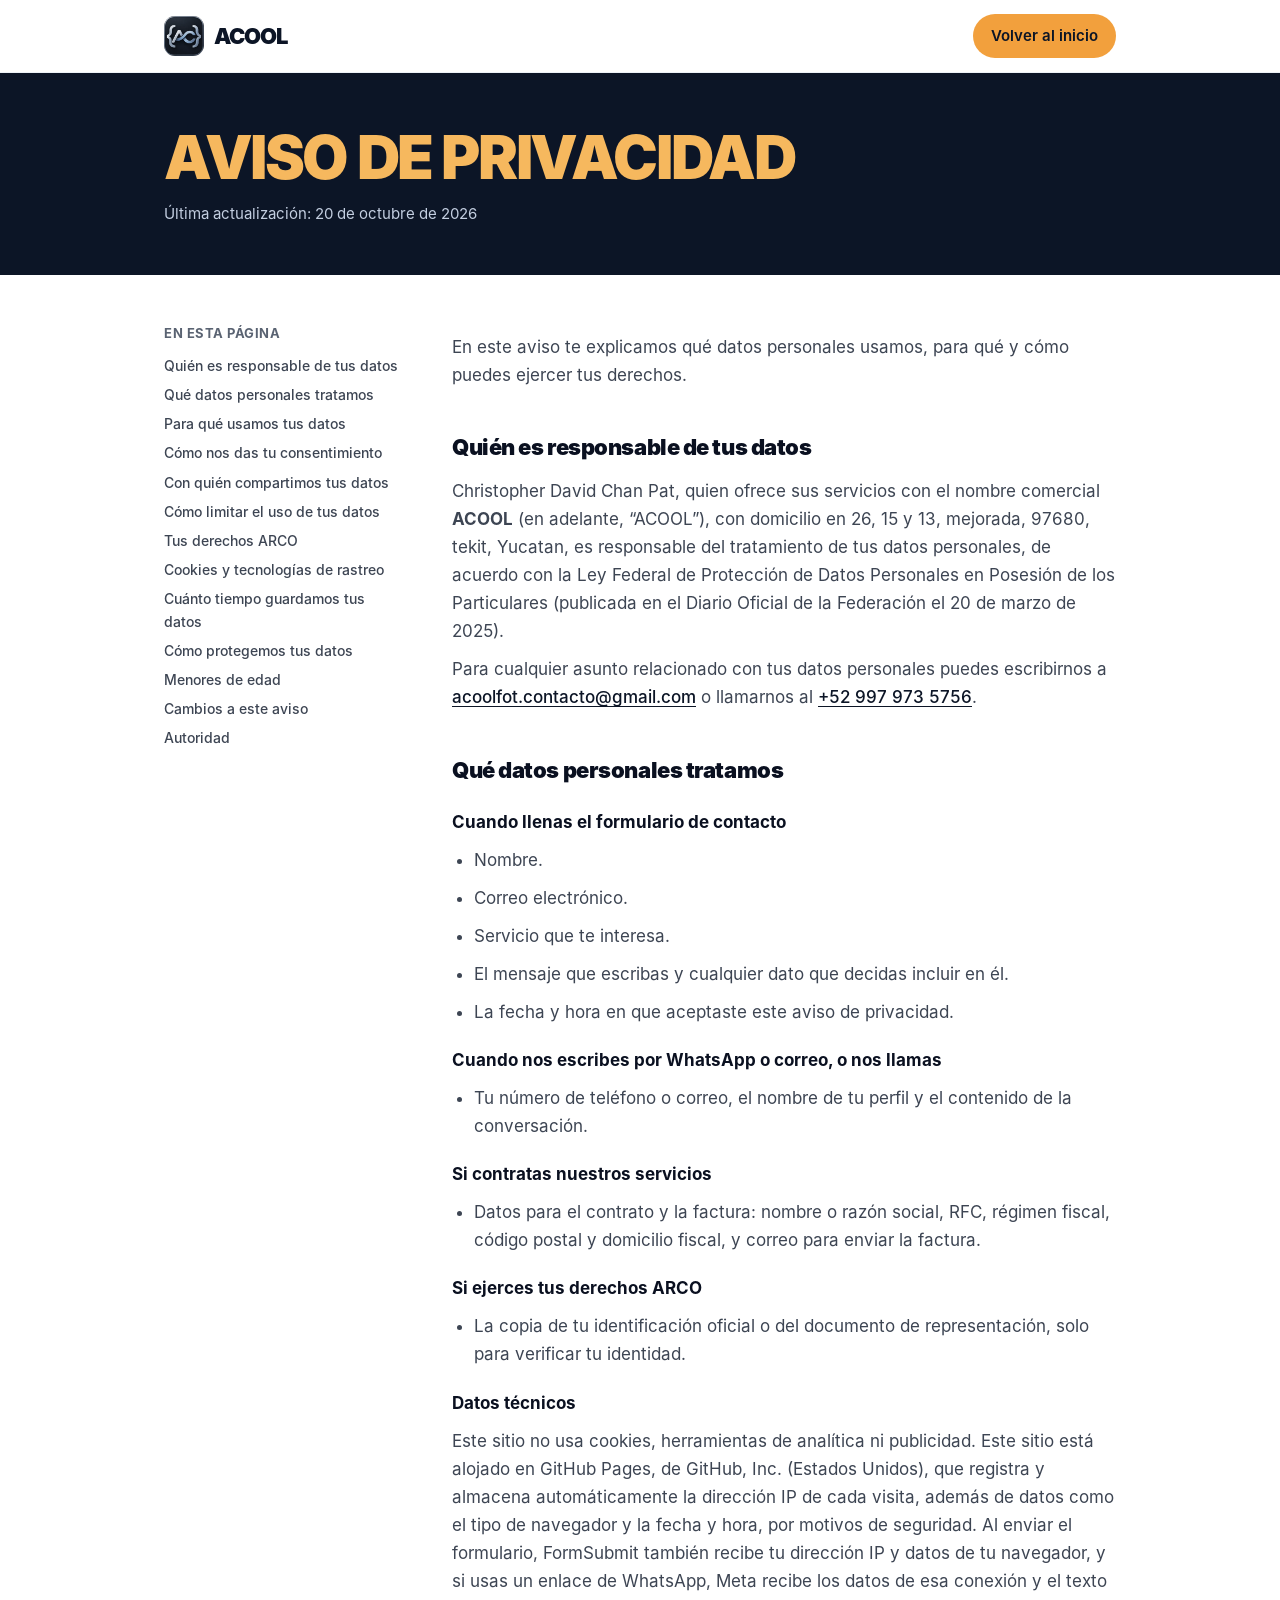
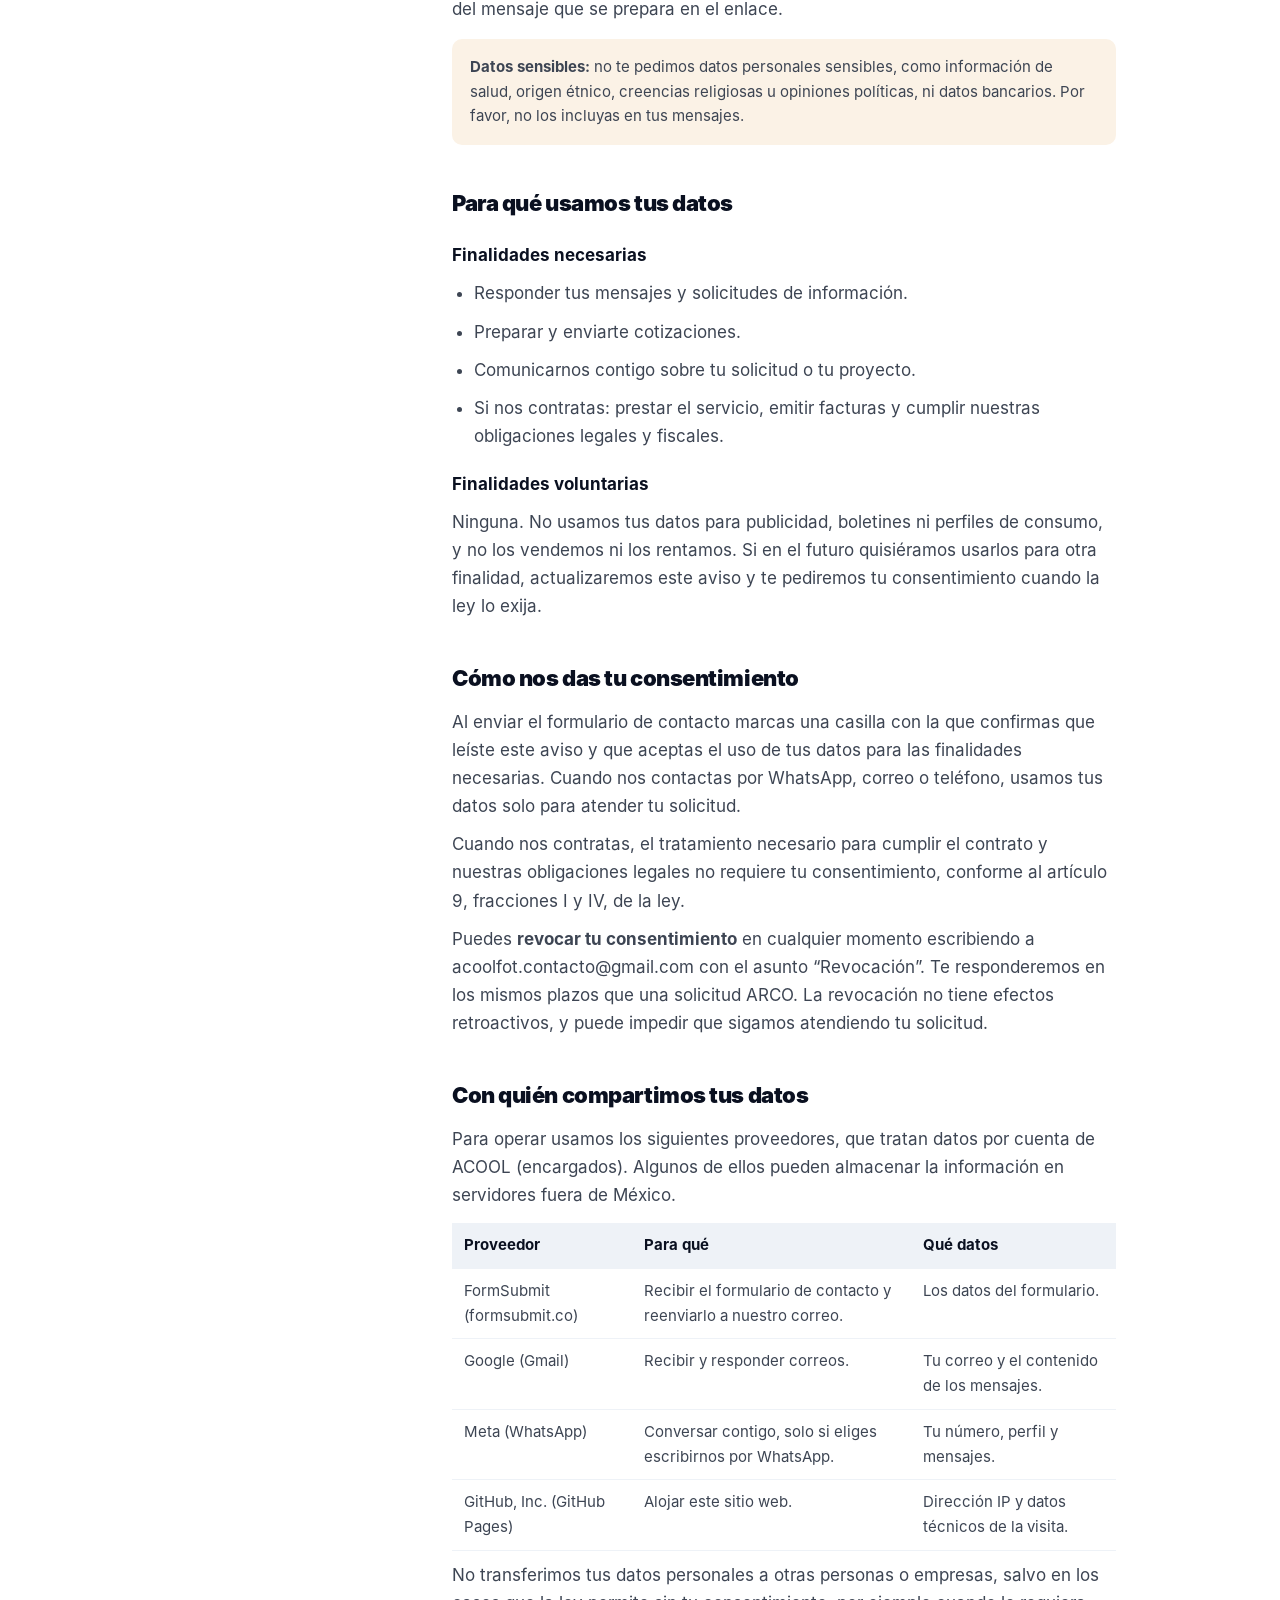
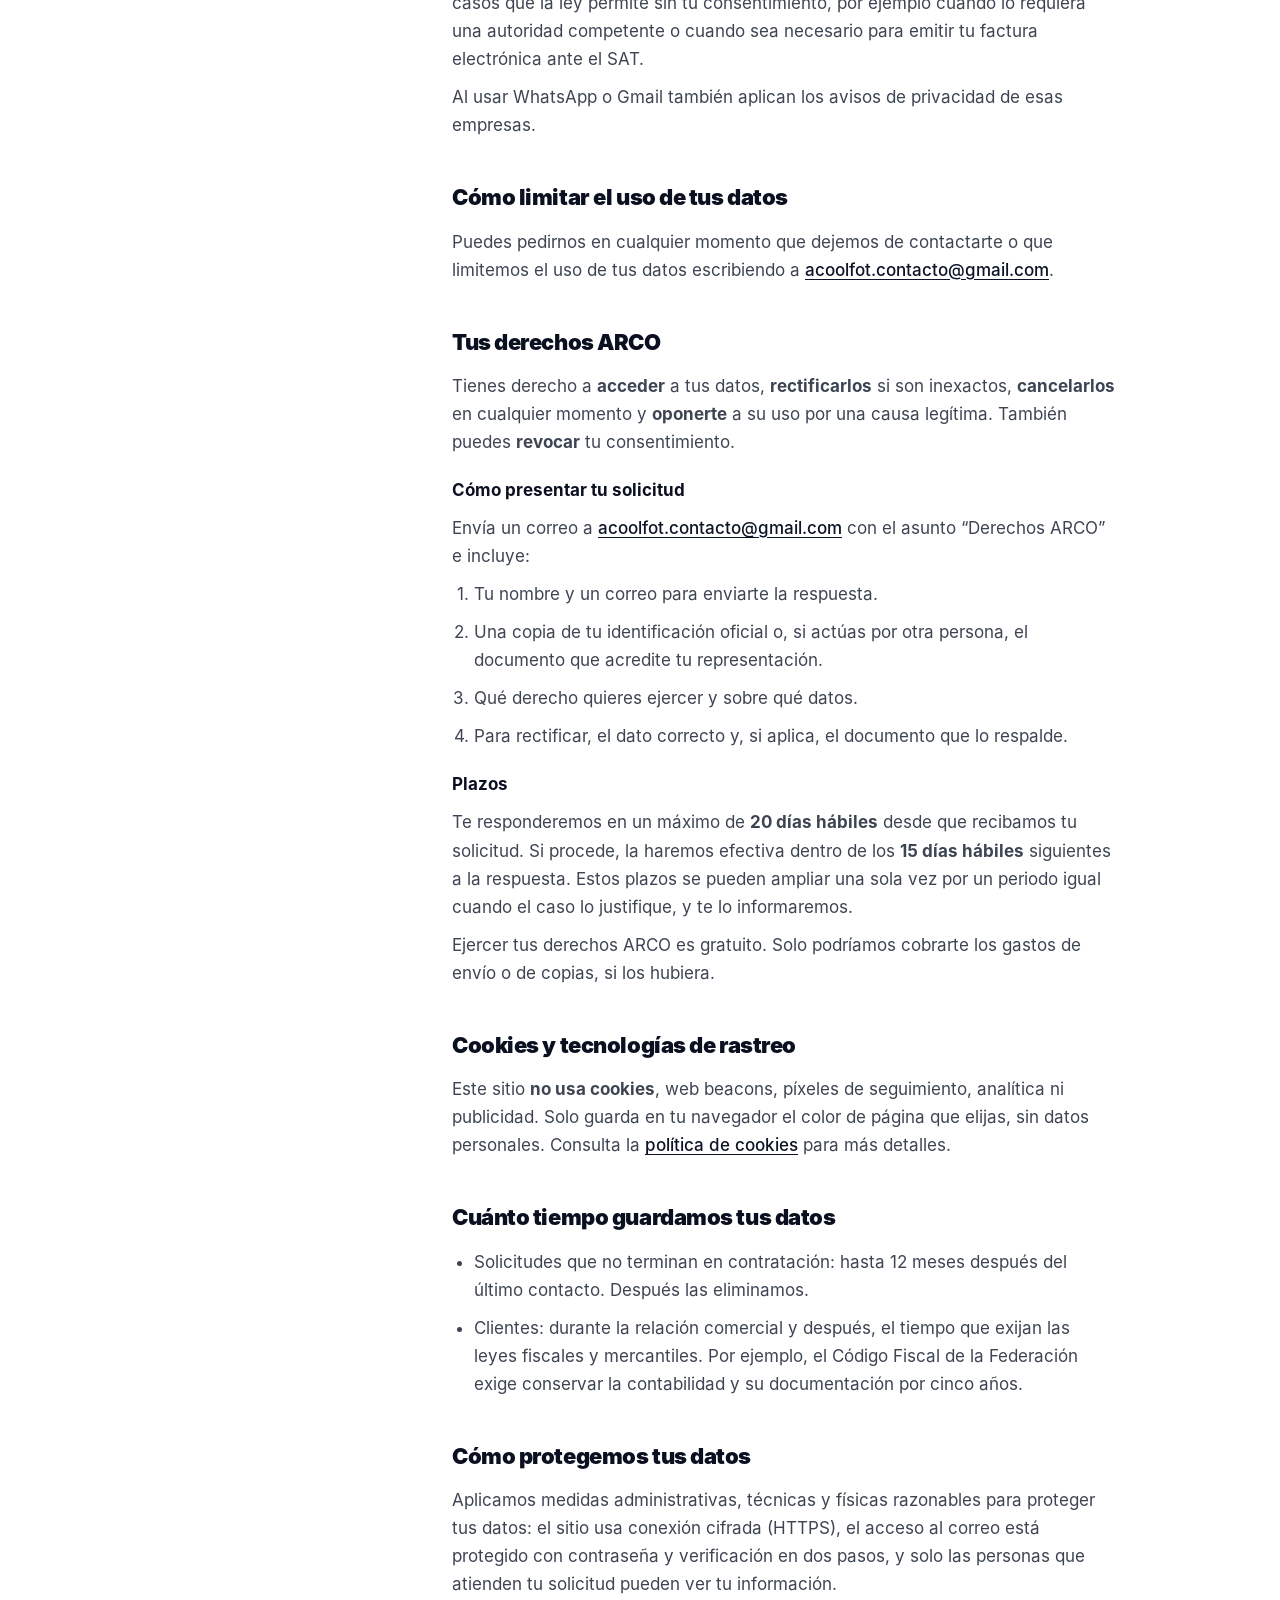
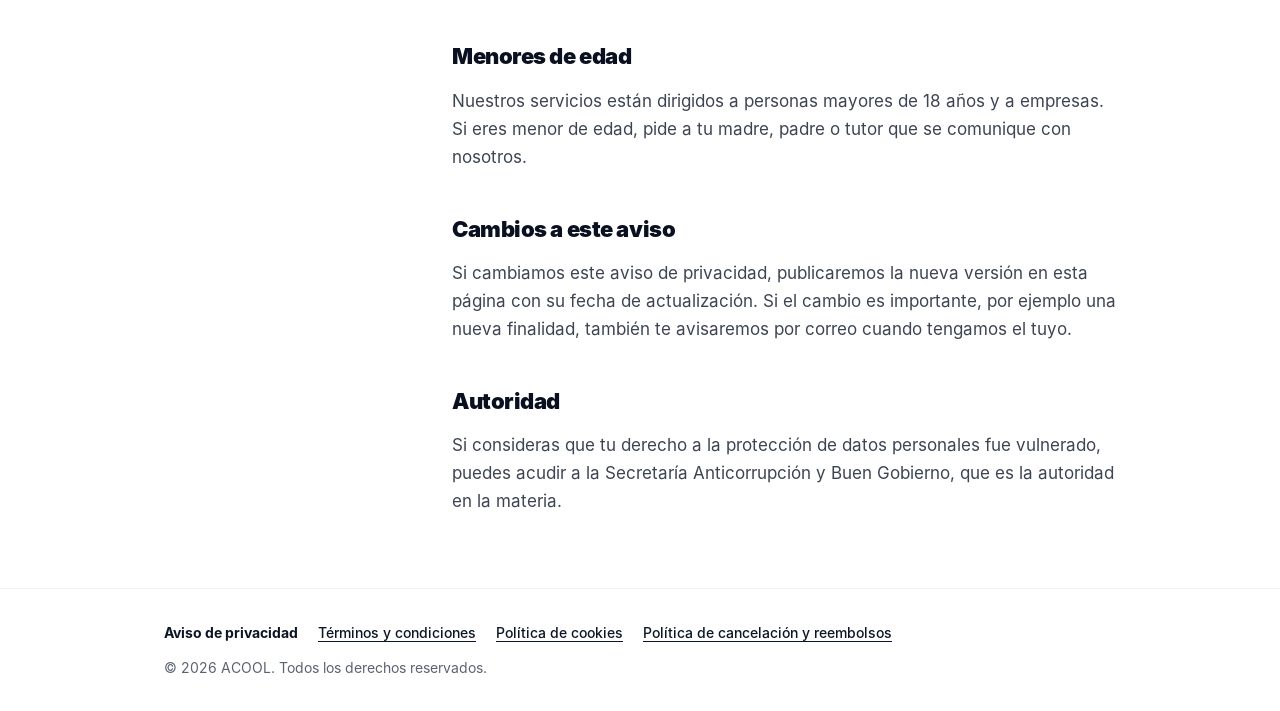
<file: aviso-de-privacidad.html>
<!doctype html>
<html lang="es-MX">
<head>
<meta charset="utf-8">
<meta name="viewport" content="width=device-width, initial-scale=1">
<title>Aviso de privacidad — ACOOL</title>
<meta name="description" content="Aviso de privacidad de ACOOL, desarrollo web, aplicaciones y software.">
<link rel="icon" type="image/png" href="assets/img/favicon.png">
<meta name="referrer" content="strict-origin-when-cross-origin">
<script>try{var p=localStorage.getItem('acool-color');if(p&&p!=='ambar')document.documentElement.setAttribute('data-palette',p)}catch(e){}</script>
<link rel="stylesheet" href="assets/css/legal.css">
</head>
<body>
<a class="skip" href="#contenido">Saltar al contenido</a>
<header>
  <div class="bar">
    <a class="brand" href="index.html" aria-label="ACOOL, ir a la página principal"><img src="assets/img/isotipo.webp" alt="" width="40" height="40">ACOOL</a>
    <a class="back" href="index.html">Volver al inicio</a>
  </div>
</header>
<div class="hero"><div class="in">
  <h1>Aviso de privacidad</h1>
  <p>Última actualización: 20 de octubre de 2026</p>
</div></div>
<main id="contenido">
  <nav class="toc" aria-label="Contenido de esta página">
    <h2>En esta página</h2>
    <ol>
<li><a href="#responsable">Quién es responsable de tus datos</a></li>
<li><a href="#datos">Qué datos personales tratamos</a></li>
<li><a href="#finalidades">Para qué usamos tus datos</a></li>
<li><a href="#consentimiento">Cómo nos das tu consentimiento</a></li>
<li><a href="#terceros">Con quién compartimos tus datos</a></li>
<li><a href="#limitar">Cómo limitar el uso de tus datos</a></li>
<li><a href="#arco">Tus derechos ARCO</a></li>
<li><a href="#rastreo">Cookies y tecnologías de rastreo</a></li>
<li><a href="#conservacion">Cuánto tiempo guardamos tus datos</a></li>
<li><a href="#seguridad">Cómo protegemos tus datos</a></li>
<li><a href="#menores">Menores de edad</a></li>
<li><a href="#cambios">Cambios a este aviso</a></li>
<li><a href="#autoridad">Autoridad</a></li>
    </ol>
  </nav>
  <article>
<p>En este aviso te explicamos qué datos personales usamos, para qué y cómo puedes ejercer tus derechos.</p>
<h2 id="responsable">Quién es responsable de tus datos</h2>

<p>Christopher David Chan Pat, quien ofrece sus servicios con el nombre comercial <strong>ACOOL</strong> (en adelante, “ACOOL”), con domicilio en 26, 15 y  13, mejorada, 97680, tekit, Yucatan, es responsable del tratamiento de tus datos personales, de acuerdo con la Ley Federal de Protección de Datos Personales en Posesión de los Particulares (publicada en el Diario Oficial de la Federación el 20 de marzo de 2025).</p>
<p>Para cualquier asunto relacionado con tus datos personales puedes escribirnos a <a href="mailto:acoolfot.contacto@gmail.com">acoolfot.contacto@gmail.com</a> o llamarnos al <a href="tel:+529979735756">+52 997 973 5756</a>.</p>
<h2 id="datos">Qué datos personales tratamos</h2>

<h3>Cuando llenas el formulario de contacto</h3>
<ul>
<li>Nombre.</li>
<li>Correo electrónico.</li>
<li>Servicio que te interesa.</li>
<li>El mensaje que escribas y cualquier dato que decidas incluir en él.</li>
<li>La fecha y hora en que aceptaste este aviso de privacidad.</li>
</ul>
<h3>Cuando nos escribes por WhatsApp o correo, o nos llamas</h3>
<ul><li>Tu número de teléfono o correo, el nombre de tu perfil y el contenido de la conversación.</li></ul>
<h3>Si contratas nuestros servicios</h3>
<ul><li>Datos para el contrato y la factura: nombre o razón social, RFC, régimen fiscal, código postal y domicilio fiscal, y correo para enviar la factura.</li></ul>
<h3>Si ejerces tus derechos ARCO</h3>
<ul><li>La copia de tu identificación oficial o del documento de representación, solo para verificar tu identidad.</li></ul>
<h3>Datos técnicos</h3>
<p>Este sitio no usa cookies, herramientas de analítica ni publicidad. Este sitio está alojado en GitHub Pages, de GitHub, Inc. (Estados Unidos), que registra y almacena automáticamente la dirección IP de cada visita, además de datos como el tipo de navegador y la fecha y hora, por motivos de seguridad. Al enviar el formulario, FormSubmit también recibe tu dirección IP y datos de tu navegador, y si usas un enlace de WhatsApp, Meta recibe los datos de esa conexión y el texto del mensaje que se prepara en el enlace.</p>
<div class="note"><strong>Datos sensibles:</strong> no te pedimos datos personales sensibles, como información de salud, origen étnico, creencias religiosas u opiniones políticas, ni datos bancarios. Por favor, no los incluyas en tus mensajes.</div>
<h2 id="finalidades">Para qué usamos tus datos</h2>

<h3>Finalidades necesarias</h3>
<ul>
<li>Responder tus mensajes y solicitudes de información.</li>
<li>Preparar y enviarte cotizaciones.</li>
<li>Comunicarnos contigo sobre tu solicitud o tu proyecto.</li>
<li>Si nos contratas: prestar el servicio, emitir facturas y cumplir nuestras obligaciones legales y fiscales.</li>
</ul>
<h3>Finalidades voluntarias</h3>
<p>Ninguna. No usamos tus datos para publicidad, boletines ni perfiles de consumo, y no los vendemos ni los rentamos. Si en el futuro quisiéramos usarlos para otra finalidad, actualizaremos este aviso y te pediremos tu consentimiento cuando la ley lo exija.</p>
<h2 id="consentimiento">Cómo nos das tu consentimiento</h2>

<p>Al enviar el formulario de contacto marcas una casilla con la que confirmas que leíste este aviso y que aceptas el uso de tus datos para las finalidades necesarias. Cuando nos contactas por WhatsApp, correo o teléfono, usamos tus datos solo para atender tu solicitud.</p>
<p>Cuando nos contratas, el tratamiento necesario para cumplir el contrato y nuestras obligaciones legales no requiere tu consentimiento, conforme al artículo 9, fracciones I y IV, de la ley.</p>
<p>Puedes <strong>revocar tu consentimiento</strong> en cualquier momento escribiendo a acoolfot.contacto@gmail.com con el asunto “Revocación”. Te responderemos en los mismos plazos que una solicitud ARCO. La revocación no tiene efectos retroactivos, y puede impedir que sigamos atendiendo tu solicitud.</p>
<h2 id="terceros">Con quién compartimos tus datos</h2>

<p>Para operar usamos los siguientes proveedores, que tratan datos por cuenta de ACOOL (encargados). Algunos de ellos pueden almacenar la información en servidores fuera de México.</p>
<table>
<thead><tr><th scope="col">Proveedor</th><th scope="col">Para qué</th><th scope="col">Qué datos</th></tr></thead>
<tbody>
<tr><td>FormSubmit (formsubmit.co)</td><td>Recibir el formulario de contacto y reenviarlo a nuestro correo.</td><td>Los datos del formulario.</td></tr>
<tr><td>Google (Gmail)</td><td>Recibir y responder correos.</td><td>Tu correo y el contenido de los mensajes.</td></tr>
<tr><td>Meta (WhatsApp)</td><td>Conversar contigo, solo si eliges escribirnos por WhatsApp.</td><td>Tu número, perfil y mensajes.</td></tr>
<tr><td>GitHub, Inc. (GitHub Pages)</td><td>Alojar este sitio web.</td><td>Dirección IP y datos técnicos de la visita.</td></tr>
</tbody>
</table>
<p>No transferimos tus datos personales a otras personas o empresas, salvo en los casos que la ley permite sin tu consentimiento, por ejemplo cuando lo requiera una autoridad competente o cuando sea necesario para emitir tu factura electrónica ante el SAT.</p>
<p>Al usar WhatsApp o Gmail también aplican los avisos de privacidad de esas empresas.</p>
<h2 id="limitar">Cómo limitar el uso de tus datos</h2>

<p>Puedes pedirnos en cualquier momento que dejemos de contactarte o que limitemos el uso de tus datos escribiendo a <a href="mailto:acoolfot.contacto@gmail.com">acoolfot.contacto@gmail.com</a>.</p>
<h2 id="arco">Tus derechos ARCO</h2>

<p>Tienes derecho a <strong>acceder</strong> a tus datos, <strong>rectificarlos</strong> si son inexactos, <strong>cancelarlos</strong> en cualquier momento y <strong>oponerte</strong> a su uso por una causa legítima. También puedes <strong>revocar</strong> tu consentimiento.</p>
<h3>Cómo presentar tu solicitud</h3>
<p>Envía un correo a <a href="mailto:acoolfot.contacto@gmail.com">acoolfot.contacto@gmail.com</a> con el asunto “Derechos ARCO” e incluye:</p>
<ol>
<li>Tu nombre y un correo para enviarte la respuesta.</li>
<li>Una copia de tu identificación oficial o, si actúas por otra persona, el documento que acredite tu representación.</li>
<li>Qué derecho quieres ejercer y sobre qué datos.</li>
<li>Para rectificar, el dato correcto y, si aplica, el documento que lo respalde.</li>
</ol>
<h3>Plazos</h3>
<p>Te responderemos en un máximo de <strong>20 días hábiles</strong> desde que recibamos tu solicitud. Si procede, la haremos efectiva dentro de los <strong>15 días hábiles</strong> siguientes a la respuesta. Estos plazos se pueden ampliar una sola vez por un periodo igual cuando el caso lo justifique, y te lo informaremos.</p>
<p>Ejercer tus derechos ARCO es gratuito. Solo podríamos cobrarte los gastos de envío o de copias, si los hubiera.</p>
<h2 id="rastreo">Cookies y tecnologías de rastreo</h2>

<p>Este sitio <strong>no usa cookies</strong>, web beacons, píxeles de seguimiento, analítica ni publicidad. Solo guarda en tu navegador el color de página que elijas, sin datos personales. Consulta la <a href="politica-de-cookies.html">política de cookies</a> para más detalles.</p>
<h2 id="conservacion">Cuánto tiempo guardamos tus datos</h2>

<ul>
<li>Solicitudes que no terminan en contratación: hasta 12 meses después del último contacto. Después las eliminamos.</li>
<li>Clientes: durante la relación comercial y después, el tiempo que exijan las leyes fiscales y mercantiles. Por ejemplo, el Código Fiscal de la Federación exige conservar la contabilidad y su documentación por cinco años.</li>
</ul>
<h2 id="seguridad">Cómo protegemos tus datos</h2>

<p>Aplicamos medidas administrativas, técnicas y físicas razonables para proteger tus datos: el sitio usa conexión cifrada (HTTPS), el acceso al correo está protegido con contraseña y verificación en dos pasos, y solo las personas que atienden tu solicitud pueden ver tu información.</p>
<h2 id="menores">Menores de edad</h2>

<p>Nuestros servicios están dirigidos a personas mayores de 18 años y a empresas. Si eres menor de edad, pide a tu madre, padre o tutor que se comunique con nosotros.</p>
<h2 id="cambios">Cambios a este aviso</h2>

<p>Si cambiamos este aviso de privacidad, publicaremos la nueva versión en esta página con su fecha de actualización. Si el cambio es importante, por ejemplo una nueva finalidad, también te avisaremos por correo cuando tengamos el tuyo.</p>
<h2 id="autoridad">Autoridad</h2>

<p>Si consideras que tu derecho a la protección de datos personales fue vulnerado, puedes acudir a la Secretaría Anticorrupción y Buen Gobierno, que es la autoridad en la materia.</p>
  </article>
</main>
<footer><div class="in">
  <ul>
<li><a href="aviso-de-privacidad.html" aria-current="page">Aviso de privacidad</a></li>
<li><a href="terminos-y-condiciones.html">Términos y condiciones</a></li>
<li><a href="politica-de-cookies.html">Política de cookies</a></li>
<li><a href="politica-de-reembolsos.html">Política de cancelación y reembolsos</a></li>
  </ul>
  <span>© 2026 ACOOL. Todos los derechos reservados.</span>
</div></footer>

</body>
</html>
</file>
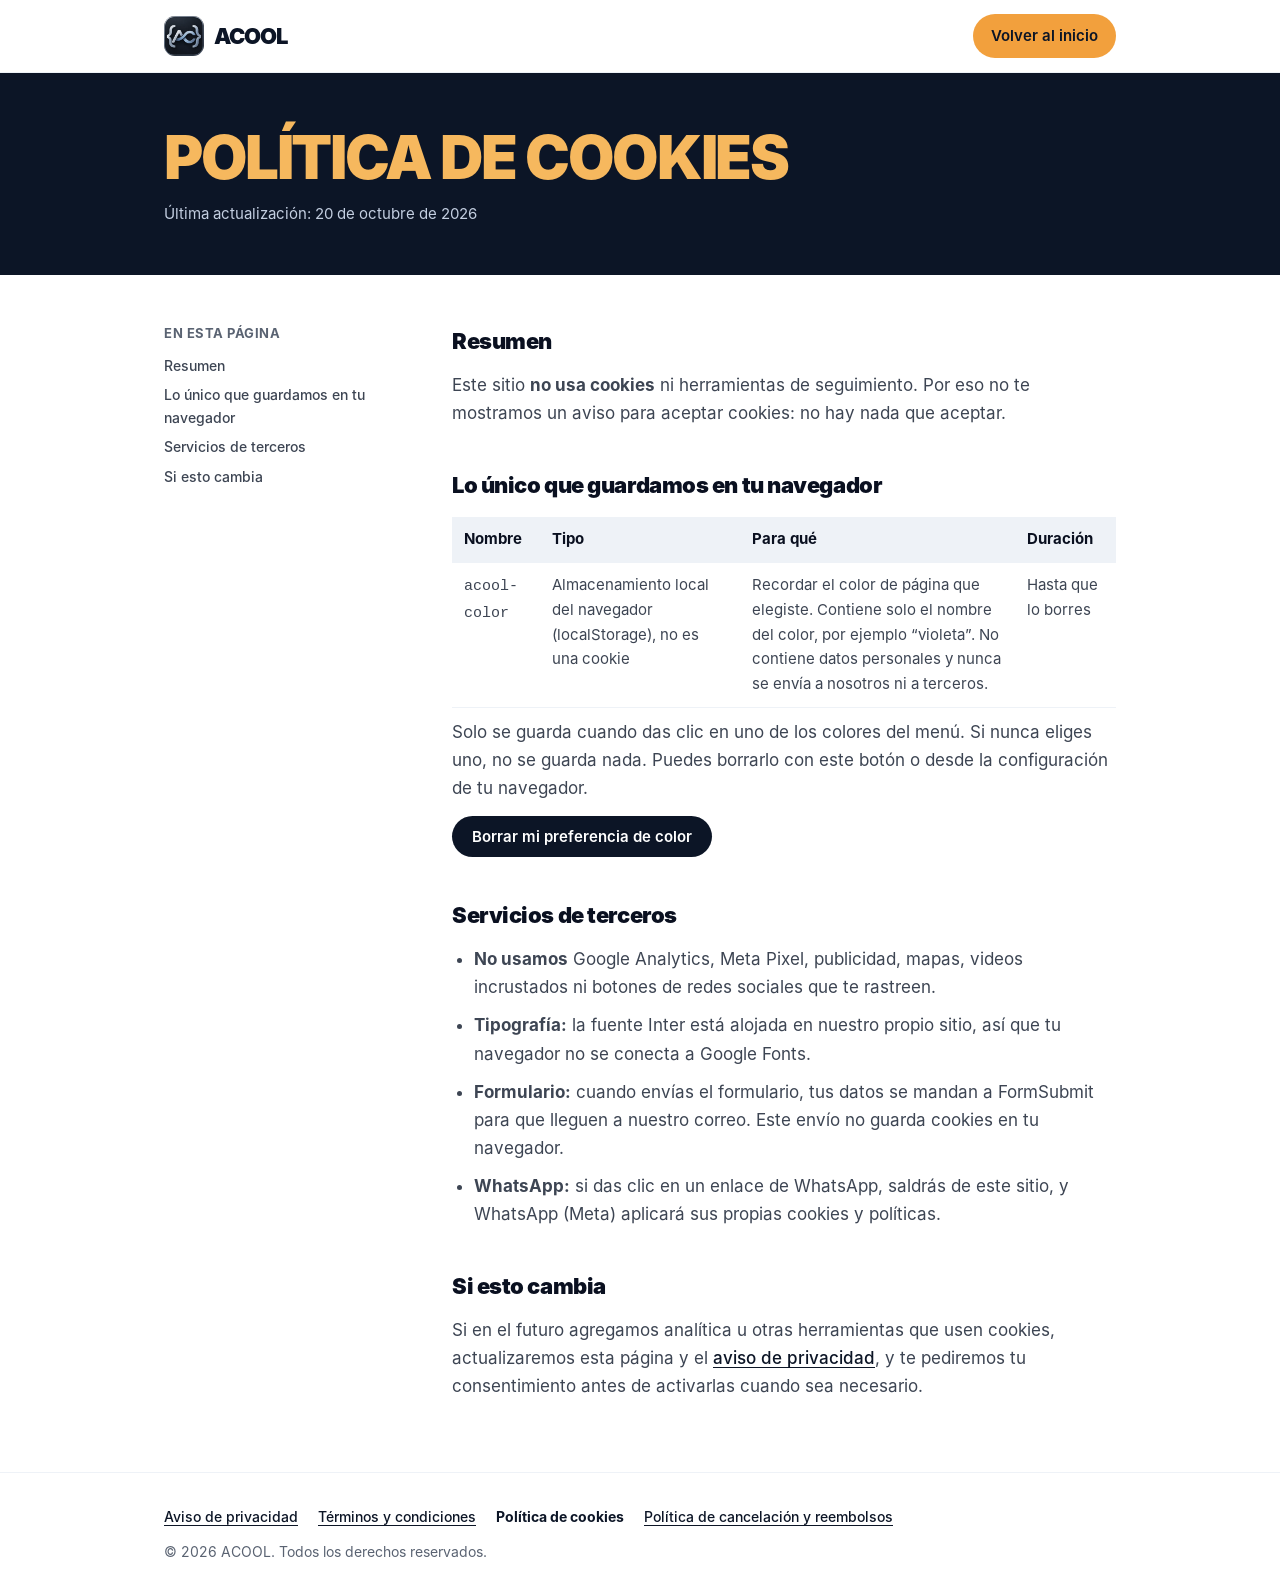
<file: politica-de-cookies.html>
<!doctype html>
<html lang="es-MX">
<head>
<meta charset="utf-8">
<meta name="viewport" content="width=device-width, initial-scale=1">
<title>Política de cookies — ACOOL</title>
<meta name="description" content="Política de cookies de ACOOL, desarrollo web, aplicaciones y software.">
<link rel="icon" type="image/png" href="assets/img/favicon.png">
<meta name="referrer" content="strict-origin-when-cross-origin">
<script>try{var p=localStorage.getItem('acool-color');if(p&&p!=='ambar')document.documentElement.setAttribute('data-palette',p)}catch(e){}</script>
<link rel="stylesheet" href="assets/css/legal.css">
</head>
<body>
<a class="skip" href="#contenido">Saltar al contenido</a>
<header>
  <div class="bar">
    <a class="brand" href="index.html" aria-label="ACOOL, ir a la página principal"><img src="assets/img/isotipo.webp" alt="" width="40" height="40">ACOOL</a>
    <a class="back" href="index.html">Volver al inicio</a>
  </div>
</header>
<div class="hero"><div class="in">
  <h1>Política de cookies</h1>
  <p>Última actualización: 20 de octubre de 2026</p>
</div></div>
<main id="contenido">
  <nav class="toc" aria-label="Contenido de esta página">
    <h2>En esta página</h2>
    <ol>
<li><a href="#resumen">Resumen</a></li>
<li><a href="#almacenamiento">Lo único que guardamos en tu navegador</a></li>
<li><a href="#terceros">Servicios de terceros</a></li>
<li><a href="#cambios">Si esto cambia</a></li>
    </ol>
  </nav>
  <article>

<h2 id="resumen">Resumen</h2>

<p>Este sitio <strong>no usa cookies</strong> ni herramientas de seguimiento. Por eso no te mostramos un aviso para aceptar cookies: no hay nada que aceptar.</p>
<h2 id="almacenamiento">Lo único que guardamos en tu navegador</h2>

<table>
<thead><tr><th scope="col">Nombre</th><th scope="col">Tipo</th><th scope="col">Para qué</th><th scope="col">Duración</th></tr></thead>
<tbody>
<tr><td><code>acool-color</code></td><td>Almacenamiento local del navegador (localStorage), no es una cookie</td><td>Recordar el color de página que elegiste. Contiene solo el nombre del color, por ejemplo “violeta”. No contiene datos personales y nunca se envía a nosotros ni a terceros.</td><td>Hasta que lo borres</td></tr>
</tbody>
</table>
<p>Solo se guarda cuando das clic en uno de los colores del menú. Si nunca eliges uno, no se guarda nada. Puedes borrarlo con este botón o desde la configuración de tu navegador.</p>
<button type="button" class="btn" id="clearPref">Borrar mi preferencia de color</button>
<p id="clearMsg" role="status"></p>
<h2 id="terceros">Servicios de terceros</h2>

<ul>
<li><strong>No usamos</strong> Google Analytics, Meta Pixel, publicidad, mapas, videos incrustados ni botones de redes sociales que te rastreen.</li>
<li><strong>Tipografía:</strong> la fuente Inter está alojada en nuestro propio sitio, así que tu navegador no se conecta a Google Fonts.</li>
<li><strong>Formulario:</strong> cuando envías el formulario, tus datos se mandan a FormSubmit para que lleguen a nuestro correo. Este envío no guarda cookies en tu navegador.</li>
<li><strong>WhatsApp:</strong> si das clic en un enlace de WhatsApp, saldrás de este sitio, y WhatsApp (Meta) aplicará sus propias cookies y políticas.</li>
</ul>
<h2 id="cambios">Si esto cambia</h2>

<p>Si en el futuro agregamos analítica u otras herramientas que usen cookies, actualizaremos esta página y el <a href="aviso-de-privacidad.html">aviso de privacidad</a>, y te pediremos tu consentimiento antes de activarlas cuando sea necesario.</p>
  </article>
</main>
<footer><div class="in">
  <ul>
<li><a href="aviso-de-privacidad.html">Aviso de privacidad</a></li>
<li><a href="terminos-y-condiciones.html">Términos y condiciones</a></li>
<li><a href="politica-de-cookies.html" aria-current="page">Política de cookies</a></li>
<li><a href="politica-de-reembolsos.html">Política de cancelación y reembolsos</a></li>
  </ul>
  <span>© 2026 ACOOL. Todos los derechos reservados.</span>
</div></footer>
<script>
document.getElementById('clearPref').addEventListener('click',function(){
  var m=document.getElementById('clearMsg');
  try{localStorage.removeItem('acool-color');document.documentElement.removeAttribute('data-palette');m.textContent='Listo, borramos tu preferencia de color.'}
  catch(e){m.textContent='Tu navegador no permite acceder al almacenamiento local, así que no hay nada guardado.'}
});
</script>
</body>
</html>
</file>
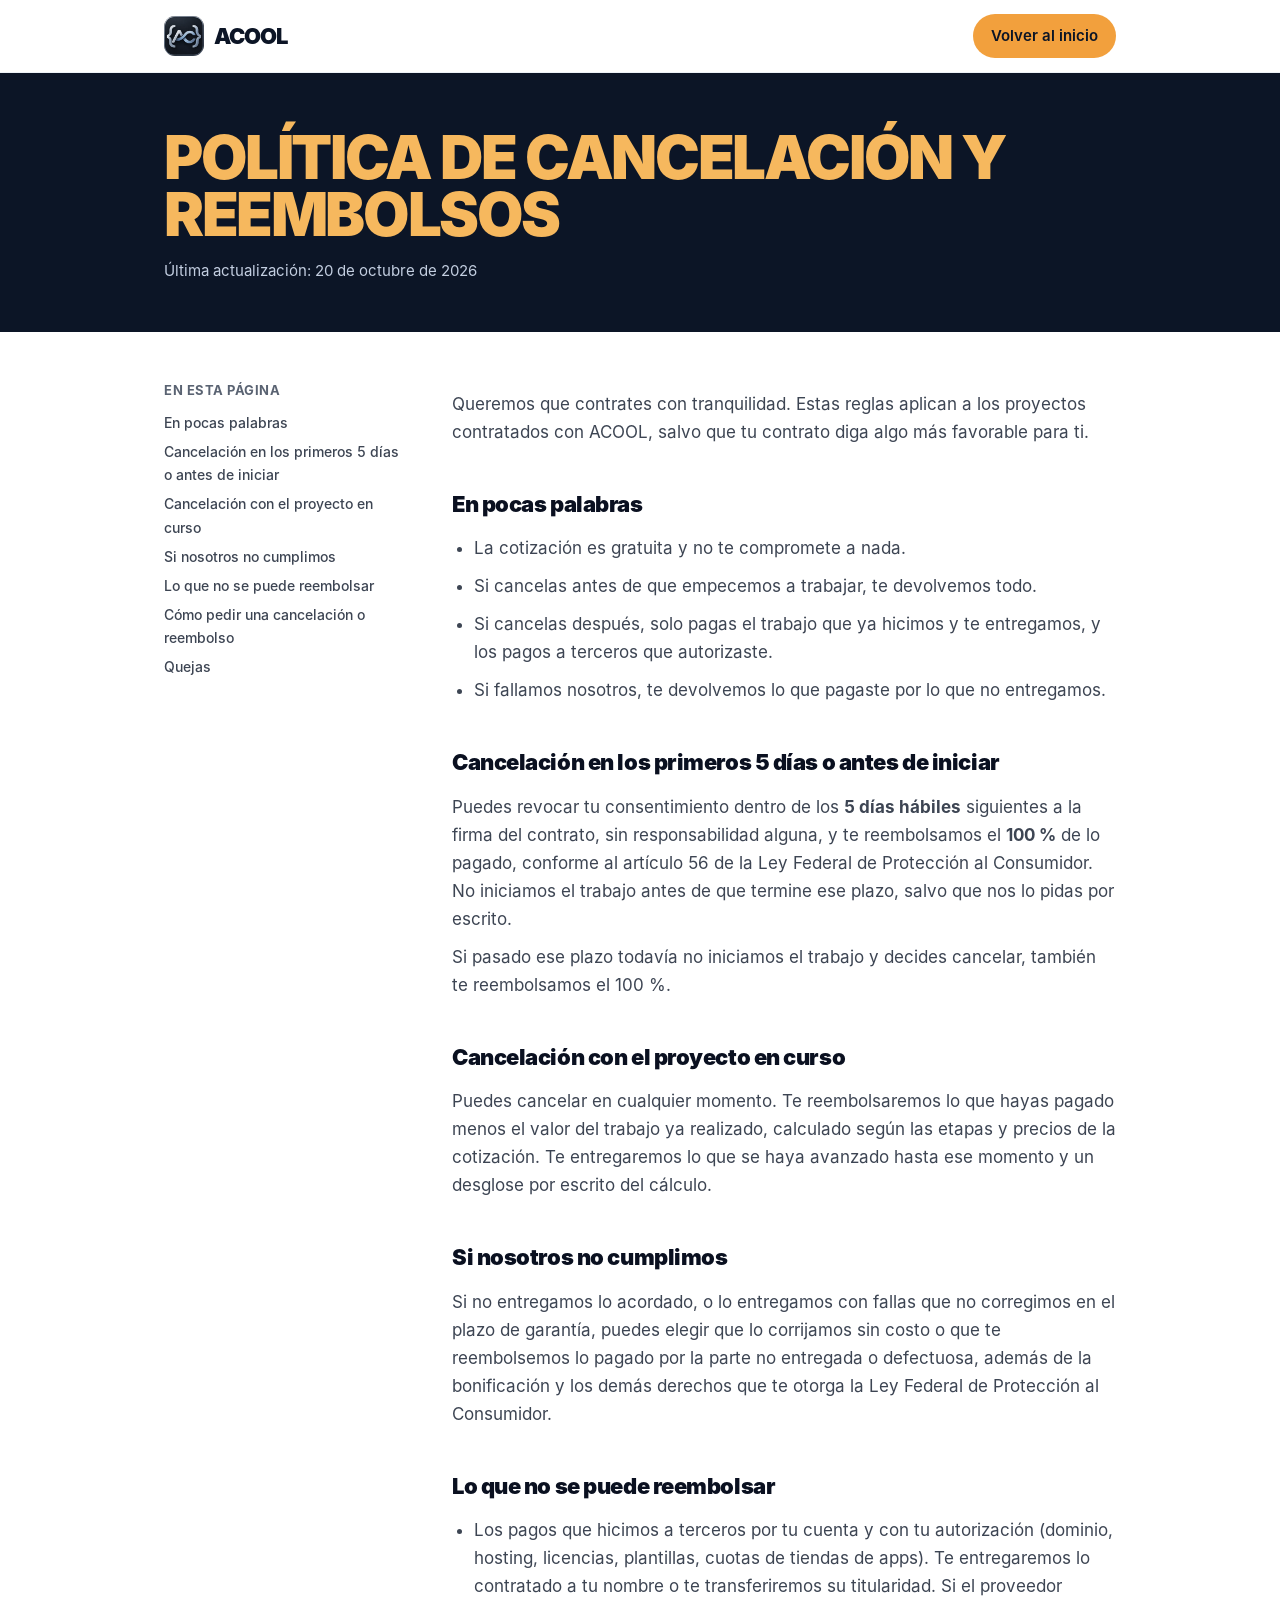
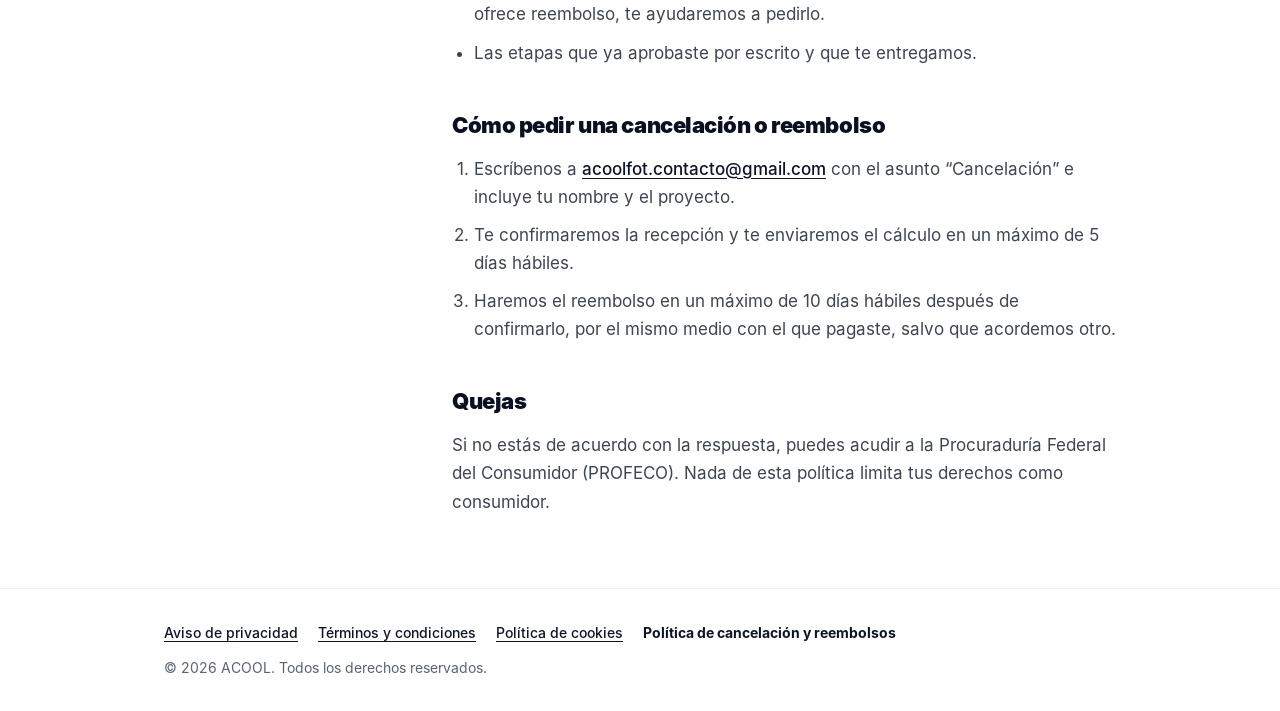
<file: politica-de-reembolsos.html>
<!doctype html>
<html lang="es-MX">
<head>
<meta charset="utf-8">
<meta name="viewport" content="width=device-width, initial-scale=1">
<title>Política de cancelación y reembolsos — ACOOL</title>
<meta name="description" content="Política de cancelación y reembolsos de ACOOL, desarrollo web, aplicaciones y software.">
<link rel="icon" type="image/png" href="assets/img/favicon.png">
<meta name="referrer" content="strict-origin-when-cross-origin">
<script>try{var p=localStorage.getItem('acool-color');if(p&&p!=='ambar')document.documentElement.setAttribute('data-palette',p)}catch(e){}</script>
<link rel="stylesheet" href="assets/css/legal.css">
</head>
<body>
<a class="skip" href="#contenido">Saltar al contenido</a>
<header>
  <div class="bar">
    <a class="brand" href="index.html" aria-label="ACOOL, ir a la página principal"><img src="assets/img/isotipo.webp" alt="" width="40" height="40">ACOOL</a>
    <a class="back" href="index.html">Volver al inicio</a>
  </div>
</header>
<div class="hero"><div class="in">
  <h1>Política de cancelación y reembolsos</h1>
  <p>Última actualización: 20 de octubre de 2026</p>
</div></div>
<main id="contenido">
  <nav class="toc" aria-label="Contenido de esta página">
    <h2>En esta página</h2>
    <ol>
<li><a href="#principios">En pocas palabras</a></li>
<li><a href="#antes">Cancelación en los primeros 5 días o antes de iniciar</a></li>
<li><a href="#durante">Cancelación con el proyecto en curso</a></li>
<li><a href="#nuestra-culpa">Si nosotros no cumplimos</a></li>
<li><a href="#no-reembolsable">Lo que no se puede reembolsar</a></li>
<li><a href="#como">Cómo pedir una cancelación o reembolso</a></li>
<li><a href="#quejas">Quejas</a></li>
    </ol>
  </nav>
  <article>
<p>Queremos que contrates con tranquilidad. Estas reglas aplican a los proyectos contratados con ACOOL, salvo que tu contrato diga algo más favorable para ti.</p>
<h2 id="principios">En pocas palabras</h2>

<ul>
<li>La cotización es gratuita y no te compromete a nada.</li>
<li>Si cancelas antes de que empecemos a trabajar, te devolvemos todo.</li>
<li>Si cancelas después, solo pagas el trabajo que ya hicimos y te entregamos, y los pagos a terceros que autorizaste.</li>
<li>Si fallamos nosotros, te devolvemos lo que pagaste por lo que no entregamos.</li>
</ul>
<h2 id="antes">Cancelación en los primeros 5 días o antes de iniciar</h2>

<p>Puedes revocar tu consentimiento dentro de los <strong>5 días hábiles</strong> siguientes a la firma del contrato, sin responsabilidad alguna, y te reembolsamos el <strong>100 %</strong> de lo pagado, conforme al artículo 56 de la Ley Federal de Protección al Consumidor. No iniciamos el trabajo antes de que termine ese plazo, salvo que nos lo pidas por escrito.</p>
<p>Si pasado ese plazo todavía no iniciamos el trabajo y decides cancelar, también te reembolsamos el 100 %.</p>
<h2 id="durante">Cancelación con el proyecto en curso</h2>

<p>Puedes cancelar en cualquier momento. Te reembolsaremos lo que hayas pagado menos el valor del trabajo ya realizado, calculado según las etapas y precios de la cotización. Te entregaremos lo que se haya avanzado hasta ese momento y un desglose por escrito del cálculo.</p>
<h2 id="nuestra-culpa">Si nosotros no cumplimos</h2>

<p>Si no entregamos lo acordado, o lo entregamos con fallas que no corregimos en el plazo de garantía, puedes elegir que lo corrijamos sin costo o que te reembolsemos lo pagado por la parte no entregada o defectuosa, además de la bonificación y los demás derechos que te otorga la Ley Federal de Protección al Consumidor.</p>
<h2 id="no-reembolsable">Lo que no se puede reembolsar</h2>

<ul>
<li>Los pagos que hicimos a terceros por tu cuenta y con tu autorización (dominio, hosting, licencias, plantillas, cuotas de tiendas de apps). Te entregaremos lo contratado a tu nombre o te transferiremos su titularidad. Si el proveedor ofrece reembolso, te ayudaremos a pedirlo.</li>
<li>Las etapas que ya aprobaste por escrito y que te entregamos.</li>
</ul>
<h2 id="como">Cómo pedir una cancelación o reembolso</h2>

<ol>
<li>Escríbenos a <a href="mailto:acoolfot.contacto@gmail.com">acoolfot.contacto@gmail.com</a> con el asunto “Cancelación” e incluye tu nombre y el proyecto.</li>
<li>Te confirmaremos la recepción y te enviaremos el cálculo en un máximo de 5 días hábiles.</li>
<li>Haremos el reembolso en un máximo de 10 días hábiles después de confirmarlo, por el mismo medio con el que pagaste, salvo que acordemos otro.</li>
</ol>
<h2 id="quejas">Quejas</h2>

<p>Si no estás de acuerdo con la respuesta, puedes acudir a la Procuraduría Federal del Consumidor (PROFECO). Nada de esta política limita tus derechos como consumidor.</p>
  </article>
</main>
<footer><div class="in">
  <ul>
<li><a href="aviso-de-privacidad.html">Aviso de privacidad</a></li>
<li><a href="terminos-y-condiciones.html">Términos y condiciones</a></li>
<li><a href="politica-de-cookies.html">Política de cookies</a></li>
<li><a href="politica-de-reembolsos.html" aria-current="page">Política de cancelación y reembolsos</a></li>
  </ul>
  <span>© 2026 ACOOL. Todos los derechos reservados.</span>
</div></footer>

</body>
</html>
</file>
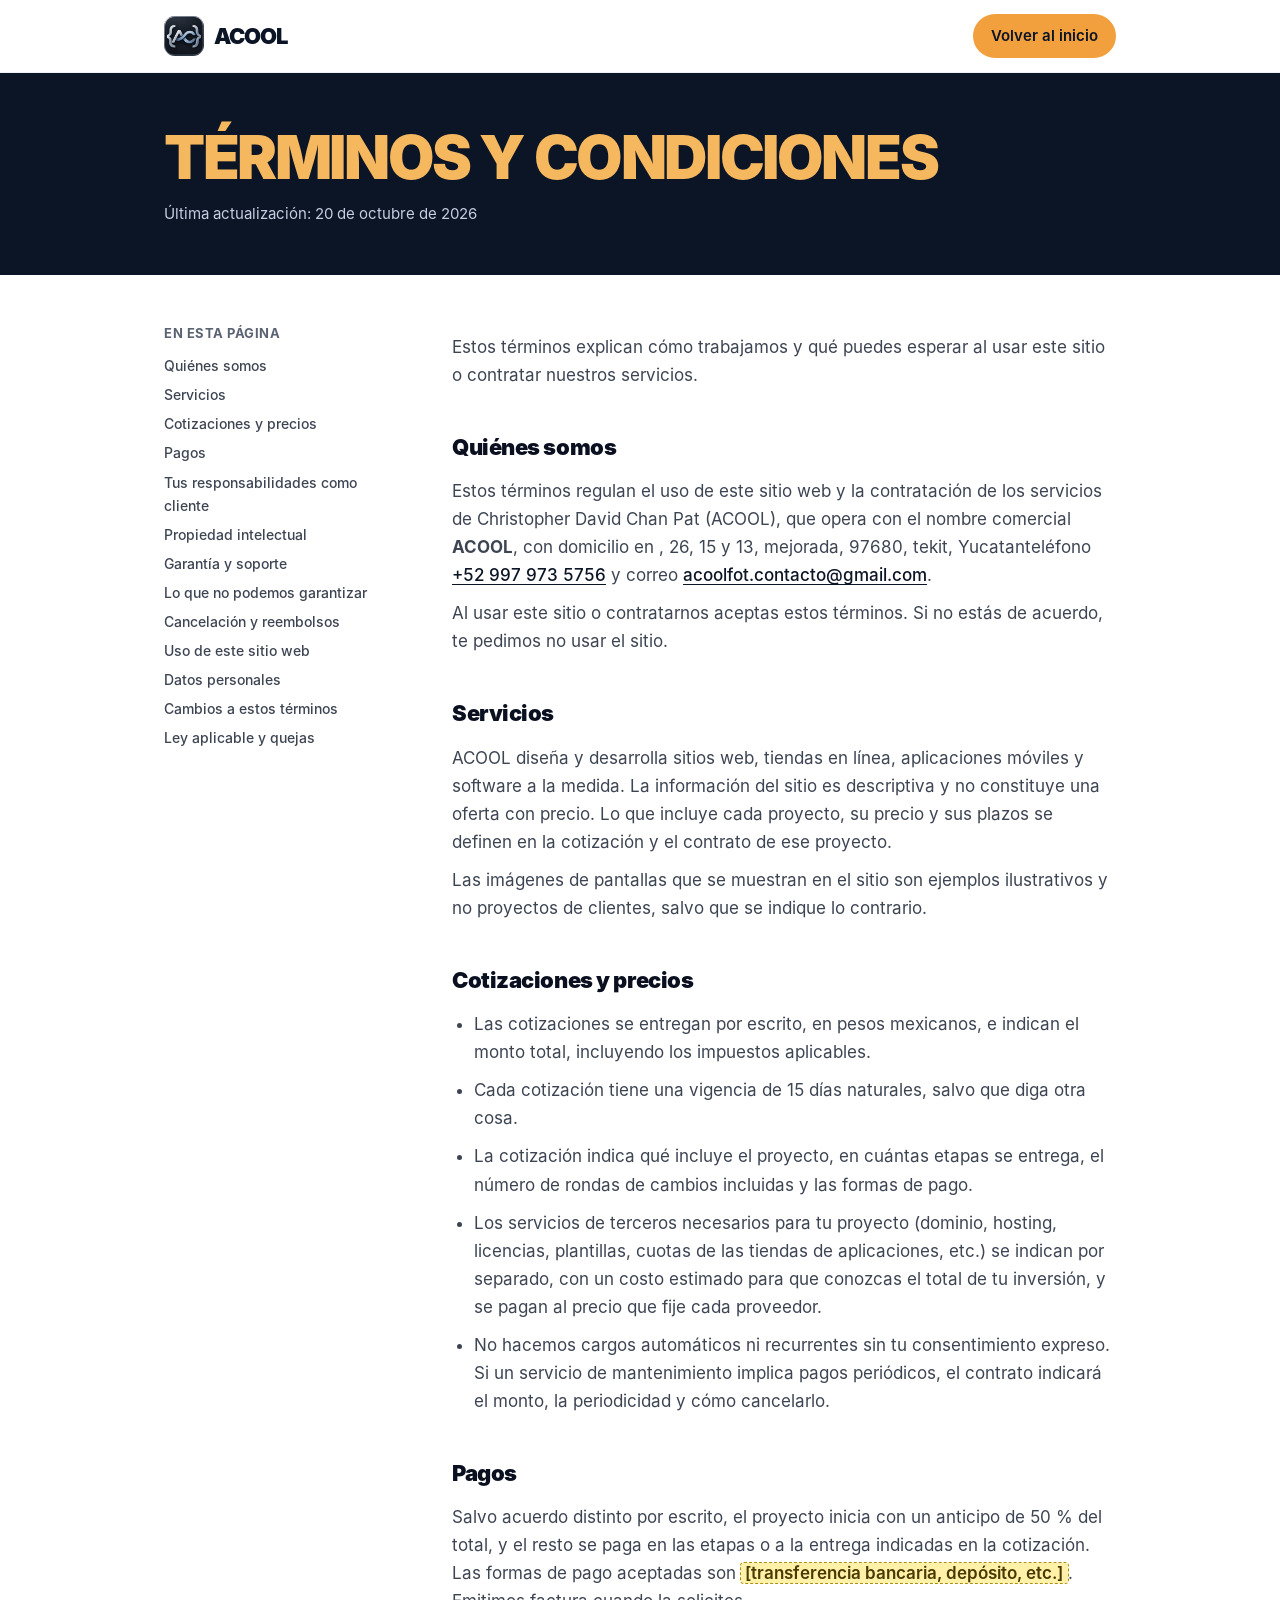
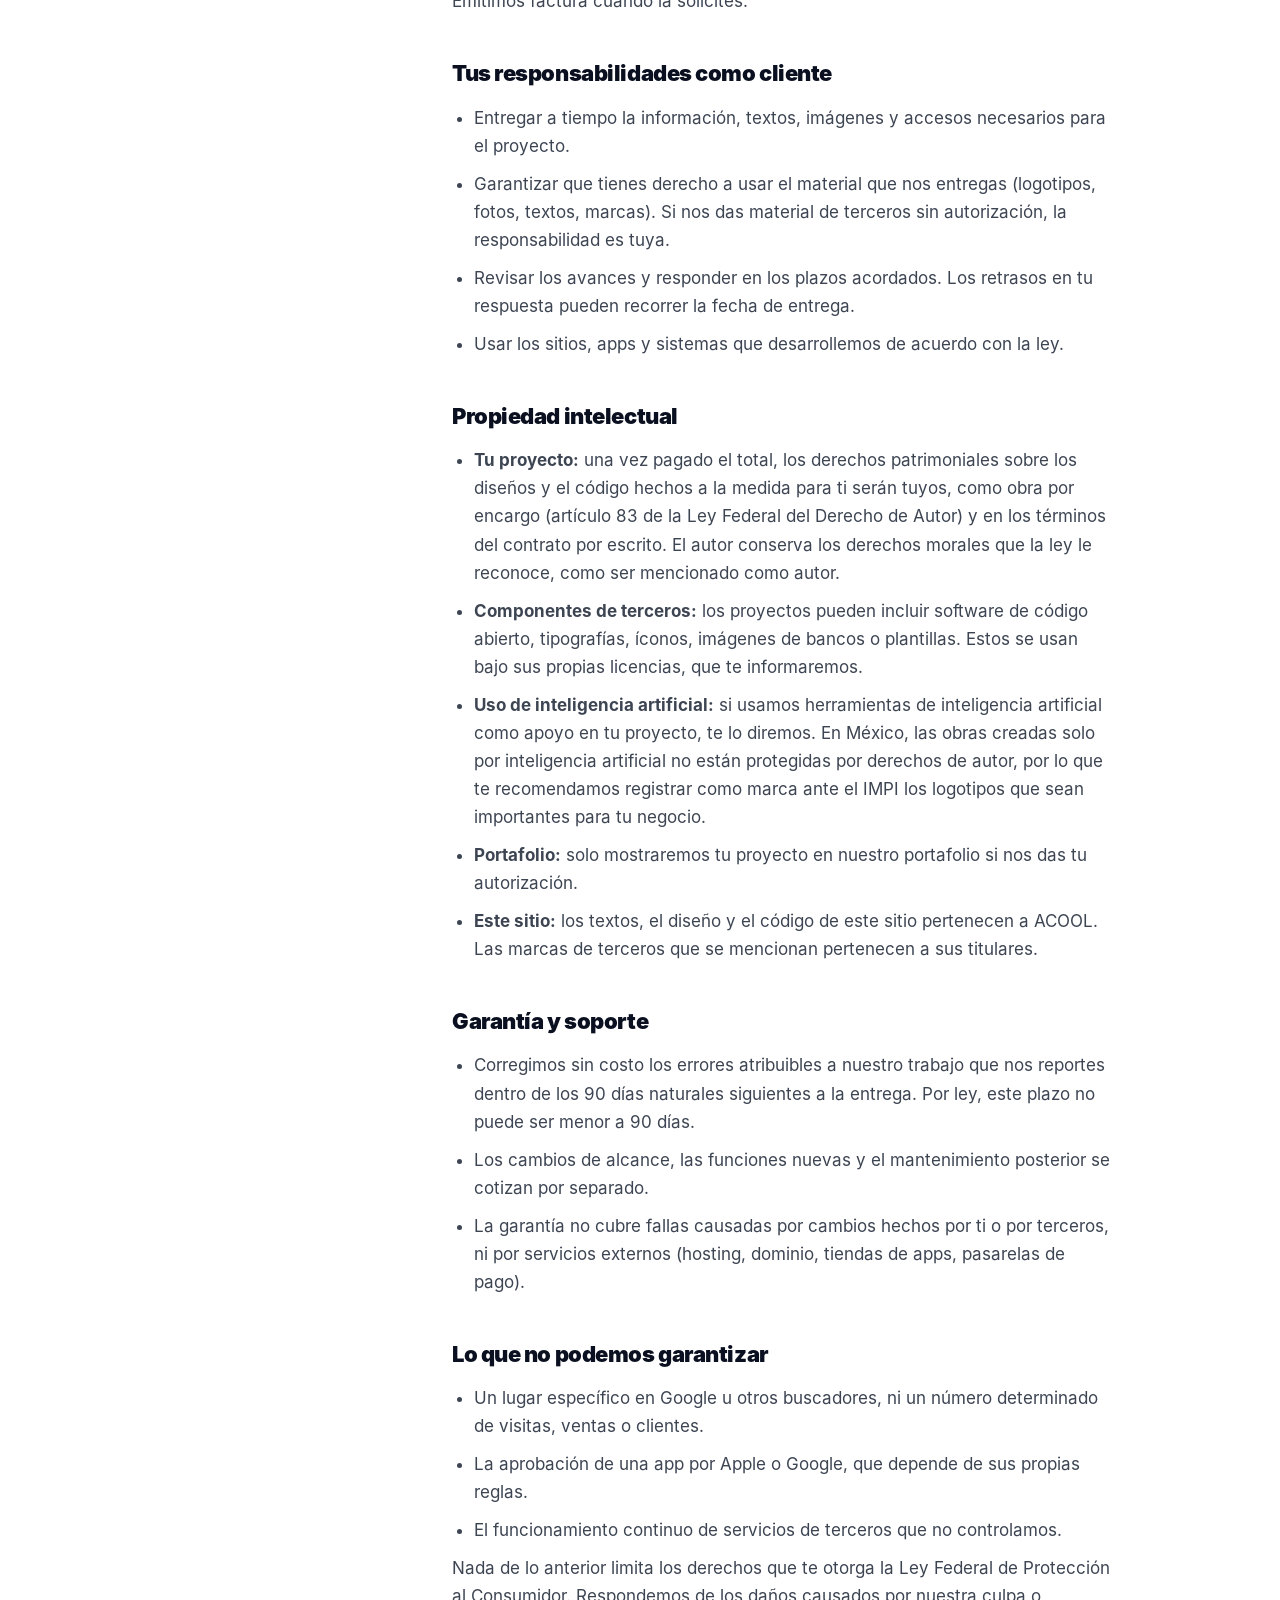
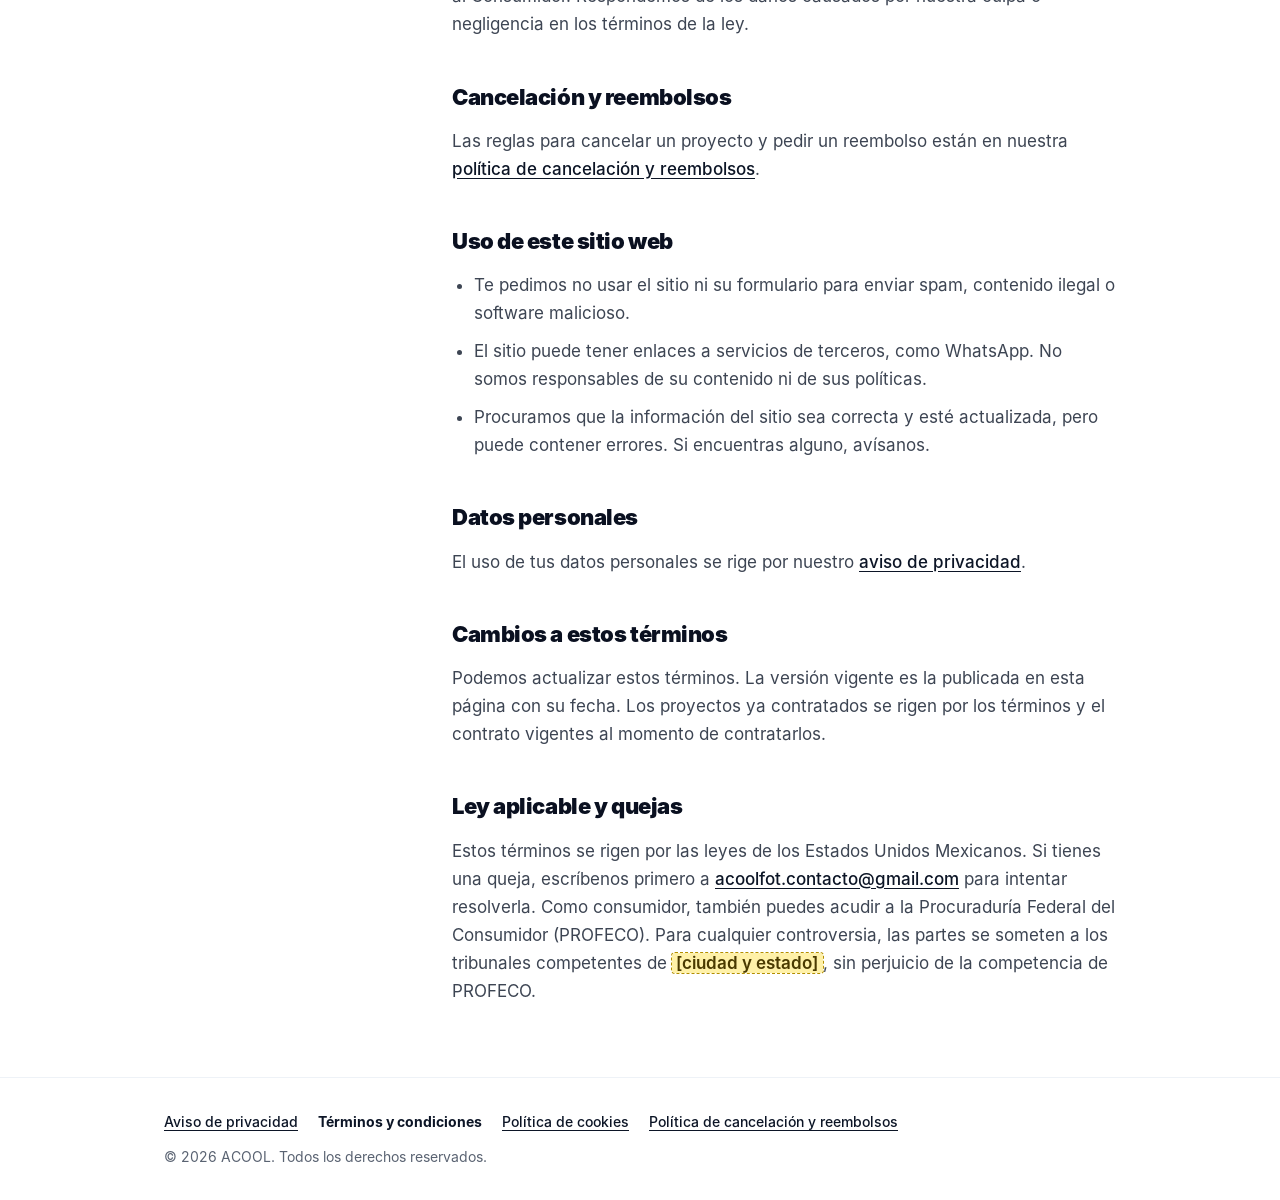
<file: terminos-y-condiciones.html>
<!doctype html>
<html lang="es-MX">
<head>
<meta charset="utf-8">
<meta name="viewport" content="width=device-width, initial-scale=1">
<title>Términos y condiciones — ACOOL</title>
<meta name="description" content="Términos y condiciones de ACOOL, desarrollo web, aplicaciones y software.">
<link rel="icon" type="image/png" href="assets/img/favicon.png">
<meta name="referrer" content="strict-origin-when-cross-origin">
<script>try{var p=localStorage.getItem('acool-color');if(p&&p!=='ambar')document.documentElement.setAttribute('data-palette',p)}catch(e){}</script>
<link rel="stylesheet" href="assets/css/legal.css">
</head>
<body>
<a class="skip" href="#contenido">Saltar al contenido</a>
<header>
  <div class="bar">
    <a class="brand" href="index.html" aria-label="ACOOL, ir a la página principal"><img src="assets/img/isotipo.webp" alt="" width="40" height="40">ACOOL</a>
    <a class="back" href="index.html">Volver al inicio</a>
  </div>
</header>
<div class="hero"><div class="in">
  <h1>Términos y condiciones</h1>
  <p>Última actualización: 20 de octubre de 2026</p>
</div></div>
<main id="contenido">
  <nav class="toc" aria-label="Contenido de esta página">
    <h2>En esta página</h2>
    <ol>
<li><a href="#quienes">Quiénes somos</a></li>
<li><a href="#servicios">Servicios</a></li>
<li><a href="#cotizaciones">Cotizaciones y precios</a></li>
<li><a href="#pagos">Pagos</a></li>
<li><a href="#cliente">Tus responsabilidades como cliente</a></li>
<li><a href="#propiedad">Propiedad intelectual</a></li>
<li><a href="#garantia">Garantía y soporte</a></li>
<li><a href="#limites">Lo que no podemos garantizar</a></li>
<li><a href="#cancelacion">Cancelación y reembolsos</a></li>
<li><a href="#sitio">Uso de este sitio web</a></li>
<li><a href="#datos">Datos personales</a></li>
<li><a href="#cambios">Cambios a estos términos</a></li>
<li><a href="#ley">Ley aplicable y quejas</a></li>
    </ol>
  </nav>
  <article>
<p>Estos términos explican cómo trabajamos y qué puedes esperar al usar este sitio o contratar nuestros servicios.</p>
<h2 id="quienes">Quiénes somos</h2>

<p>Estos términos regulan el uso de este sitio web y la contratación de los servicios de Christopher David Chan Pat (ACOOL), que opera con el nombre comercial <strong>ACOOL</strong>, con domicilio en , 26, 15 y  13, mejorada, 97680, tekit, Yucatanteléfono <a href="tel:+529979735756">+52 997 973 5756</a> y correo <a href="mailto:acoolfot.contacto@gmail.com">acoolfot.contacto@gmail.com</a>.</p>
<p>Al usar este sitio o contratarnos aceptas estos términos. Si no estás de acuerdo, te pedimos no usar el sitio.</p>
<h2 id="servicios">Servicios</h2>

<p>ACOOL diseña y desarrolla sitios web, tiendas en línea, aplicaciones móviles y software a la medida. La información del sitio es descriptiva y no constituye una oferta con precio. Lo que incluye cada proyecto, su precio y sus plazos se definen en la cotización y el contrato de ese proyecto.</p>
<p>Las imágenes de pantallas que se muestran en el sitio son ejemplos ilustrativos y no proyectos de clientes, salvo que se indique lo contrario.</p>
<h2 id="cotizaciones">Cotizaciones y precios</h2>

<ul>
<li>Las cotizaciones se entregan por escrito, en pesos mexicanos, e indican el monto total, incluyendo los impuestos aplicables.</li>
<li>Cada cotización tiene una vigencia de 15 días naturales, salvo que diga otra cosa.</li>
<li>La cotización indica qué incluye el proyecto, en cuántas etapas se entrega, el número de rondas de cambios incluidas y las formas de pago.</li>
<li>Los servicios de terceros necesarios para tu proyecto (dominio, hosting, licencias, plantillas, cuotas de las tiendas de aplicaciones, etc.) se indican por separado, con un costo estimado para que conozcas el total de tu inversión, y se pagan al precio que fije cada proveedor.</li>
<li>No hacemos cargos automáticos ni recurrentes sin tu consentimiento expreso. Si un servicio de mantenimiento implica pagos periódicos, el contrato indicará el monto, la periodicidad y cómo cancelarlo.</li>
</ul>
<h2 id="pagos">Pagos</h2>

<p>Salvo acuerdo distinto por escrito, el proyecto inicia con un anticipo de 50 % del total, y el resto se paga en las etapas o a la entrega indicadas en la cotización. Las formas de pago aceptadas son <mark class="pendiente">[transferencia bancaria, depósito, etc.]</mark>. Emitimos factura cuando la solicites.</p>
<h2 id="cliente">Tus responsabilidades como cliente</h2>

<ul>
<li>Entregar a tiempo la información, textos, imágenes y accesos necesarios para el proyecto.</li>
<li>Garantizar que tienes derecho a usar el material que nos entregas (logotipos, fotos, textos, marcas). Si nos das material de terceros sin autorización, la responsabilidad es tuya.</li>
<li>Revisar los avances y responder en los plazos acordados. Los retrasos en tu respuesta pueden recorrer la fecha de entrega.</li>
<li>Usar los sitios, apps y sistemas que desarrollemos de acuerdo con la ley.</li>
</ul>
<h2 id="propiedad">Propiedad intelectual</h2>

<ul>
<li><strong>Tu proyecto:</strong> una vez pagado el total, los derechos patrimoniales sobre los diseños y el código hechos a la medida para ti serán tuyos, como obra por encargo (artículo 83 de la Ley Federal del Derecho de Autor) y en los términos del contrato por escrito. El autor conserva los derechos morales que la ley le reconoce, como ser mencionado como autor.</li>
<li><strong>Componentes de terceros:</strong> los proyectos pueden incluir software de código abierto, tipografías, íconos, imágenes de bancos o plantillas. Estos se usan bajo sus propias licencias, que te informaremos.</li>
<li><strong>Uso de inteligencia artificial:</strong> si usamos herramientas de inteligencia artificial como apoyo en tu proyecto, te lo diremos. En México, las obras creadas solo por inteligencia artificial no están protegidas por derechos de autor, por lo que te recomendamos registrar como marca ante el IMPI los logotipos que sean importantes para tu negocio.</li>
<li><strong>Portafolio:</strong> solo mostraremos tu proyecto en nuestro portafolio si nos das tu autorización.</li>
<li><strong>Este sitio:</strong> los textos, el diseño y el código de este sitio pertenecen a ACOOL. Las marcas de terceros que se mencionan pertenecen a sus titulares.</li>
</ul>
<h2 id="garantia">Garantía y soporte</h2>

<ul>
<li>Corregimos sin costo los errores atribuibles a nuestro trabajo que nos reportes dentro de los 90 días naturales siguientes a la entrega. Por ley, este plazo no puede ser menor a 90 días.</li>
<li>Los cambios de alcance, las funciones nuevas y el mantenimiento posterior se cotizan por separado.</li>
<li>La garantía no cubre fallas causadas por cambios hechos por ti o por terceros, ni por servicios externos (hosting, dominio, tiendas de apps, pasarelas de pago).</li>
</ul>
<h2 id="limites">Lo que no podemos garantizar</h2>

<ul>
<li>Un lugar específico en Google u otros buscadores, ni un número determinado de visitas, ventas o clientes.</li>
<li>La aprobación de una app por Apple o Google, que depende de sus propias reglas.</li>
<li>El funcionamiento continuo de servicios de terceros que no controlamos.</li>
</ul>
<p>Nada de lo anterior limita los derechos que te otorga la Ley Federal de Protección al Consumidor. Respondemos de los daños causados por nuestra culpa o negligencia en los términos de la ley.</p>
<h2 id="cancelacion">Cancelación y reembolsos</h2>

<p>Las reglas para cancelar un proyecto y pedir un reembolso están en nuestra <a href="politica-de-reembolsos.html">política de cancelación y reembolsos</a>.</p>
<h2 id="sitio">Uso de este sitio web</h2>

<ul>
<li>Te pedimos no usar el sitio ni su formulario para enviar spam, contenido ilegal o software malicioso.</li>
<li>El sitio puede tener enlaces a servicios de terceros, como WhatsApp. No somos responsables de su contenido ni de sus políticas.</li>
<li>Procuramos que la información del sitio sea correcta y esté actualizada, pero puede contener errores. Si encuentras alguno, avísanos.</li>
</ul>
<h2 id="datos">Datos personales</h2>

<p>El uso de tus datos personales se rige por nuestro <a href="aviso-de-privacidad.html">aviso de privacidad</a>.</p>
<h2 id="cambios">Cambios a estos términos</h2>

<p>Podemos actualizar estos términos. La versión vigente es la publicada en esta página con su fecha. Los proyectos ya contratados se rigen por los términos y el contrato vigentes al momento de contratarlos.</p>
<h2 id="ley">Ley aplicable y quejas</h2>

<p>Estos términos se rigen por las leyes de los Estados Unidos Mexicanos. Si tienes una queja, escríbenos primero a <a href="mailto:acoolfot.contacto@gmail.com">acoolfot.contacto@gmail.com</a> para intentar resolverla. Como consumidor, también puedes acudir a la Procuraduría Federal del Consumidor (PROFECO). Para cualquier controversia, las partes se someten a los tribunales competentes de <mark class="pendiente">[ciudad y estado]</mark>, sin perjuicio de la competencia de PROFECO.</p>
  </article>
</main>
<footer><div class="in">
  <ul>
<li><a href="aviso-de-privacidad.html">Aviso de privacidad</a></li>
<li><a href="terminos-y-condiciones.html" aria-current="page">Términos y condiciones</a></li>
<li><a href="politica-de-cookies.html">Política de cookies</a></li>
<li><a href="politica-de-reembolsos.html">Política de cancelación y reembolsos</a></li>
  </ul>
  <span>© 2026 ACOOL. Todos los derechos reservados.</span>
</div></footer>

</body>
</html>
</file>
<file: assets/css/legal.css>
@font-face{font-family:'Inter';font-style:normal;font-weight:400;font-display:swap;src:url(../fonts/inter-Regular.woff) format('woff')}
@font-face{font-family:'Inter';font-style:normal;font-weight:500;font-display:swap;src:url(../fonts/inter-Medium.woff) format('woff')}
@font-face{font-family:'Inter';font-style:normal;font-weight:600;font-display:swap;src:url(../fonts/inter-SemiBold.woff) format('woff')}
@font-face{font-family:'Inter';font-style:normal;font-weight:700;font-display:swap;src:url(../fonts/inter-Bold.woff) format('woff')}
@font-face{font-family:'Inter';font-style:normal;font-weight:900;font-display:swap;src:url(../fonts/inter-Black.woff) format('woff')}
:root{
  --forest:#0c1526; --spruce:#1b2a45; --charcoal:#3d4553; --obsidian:#0a1020; --slate:#5a6372; --pebble:#737b88;
  --fog:#eef2f7; --paper:#ffffff;
  --lime:#f6b85e; --accent:#f2a03d; --on-accent:#0c1526; --mist:#fbf2e6;
  --font:'Inter',ui-sans-serif,system-ui,-apple-system,"Segoe UI",Roboto,sans-serif;
}
:root[data-palette="turquesa"]{--lime:#5ee6cf; --accent:#2cc9ad; --on-accent:#0c1526; --mist:#e5f6f2}
:root[data-palette="coral"]{--lime:#ff8f80; --accent:#ff6f5e; --on-accent:#0c1526; --mist:#fdf0ec}
:root[data-palette="violeta"]{--lime:#b3a8ff; --accent:#6c5cf5; --on-accent:#ffffff; --mist:#efedff}
*{box-sizing:border-box;margin:0;padding:0}
body{font-family:var(--font);color:var(--charcoal);background:var(--paper);font-size:17px;line-height:1.65;-webkit-font-smoothing:antialiased}
a{color:var(--forest);font-weight:500;text-underline-offset:3px}
:focus-visible{outline:3px solid var(--forest);outline-offset:3px;border-radius:4px}
.skip{position:absolute;left:16px;top:-60px;z-index:100;background:var(--forest);color:#fff;padding:10px 16px;border-radius:9999px;font-weight:600;text-decoration:none}
.skip:focus{top:12px}
header{border-bottom:1px solid var(--fog);background:var(--paper)}
.bar{max-width:1000px;margin:0 auto;padding:0 24px;height:72px;display:flex;align-items:center;justify-content:space-between;gap:16px}
.brand{display:flex;align-items:center;gap:10px;text-decoration:none;color:var(--forest);font-weight:900;font-size:22px;letter-spacing:-0.04em}
.brand img{width:40px;height:40px;border-radius:11px}
.back{font-size:15px;font-weight:600;padding:10px 18px;border-radius:9999px;background:var(--accent);color:var(--on-accent);text-decoration:none}
.hero{background:var(--forest);color:#fff;padding:56px 0 48px}
.hero .in{max-width:1000px;margin:0 auto;padding:0 24px}
.hero h1{font-size:clamp(34px,6vw,60px);font-weight:900;letter-spacing:-0.04em;line-height:.95;text-transform:uppercase;color:var(--lime)}
.hero p{margin-top:16px;color:#c3cee0;font-size:15px}
main{max-width:1000px;margin:0 auto;padding:48px 24px 72px;display:grid;grid-template-columns:240px 1fr;gap:48px}
nav.toc{position:sticky;top:24px;align-self:start;font-size:14px}
nav.toc h2{font-size:13px;text-transform:uppercase;letter-spacing:.04em;color:var(--slate);margin-bottom:10px}
nav.toc ol{list-style:none;display:grid;gap:6px}
nav.toc a{text-decoration:none;color:var(--charcoal);font-weight:500}
nav.toc a:hover{color:var(--forest);text-decoration:underline}
article{max-width:680px}
article h2{font-size:22px;font-weight:800;letter-spacing:-0.02em;color:var(--obsidian);margin:40px 0 12px;scroll-margin-top:24px}
article h2:first-child{margin-top:0}
article h3{font-size:17px;font-weight:700;color:var(--obsidian);margin:20px 0 6px}
article p,article li{margin-top:10px}
article ul,article ol{padding-left:22px}
.note{background:var(--mist);border-radius:10px;padding:16px 18px;margin-top:16px;font-size:15px}
table{width:100%;border-collapse:collapse;margin-top:14px;font-size:15px}
th,td{text-align:left;vertical-align:top;padding:10px 12px;border-bottom:1px solid var(--fog)}
th{background:var(--fog);color:var(--obsidian);font-weight:700}
.btn{display:inline-flex;align-items:center;gap:8px;margin-top:14px;font:600 15px var(--font);padding:11px 20px;border-radius:9999px;border:0;cursor:pointer;background:var(--forest);color:#fff}
.pendiente{background:#fff1a8;color:#4a3a00;padding:0 .25em;border-radius:3px;outline:1px dashed #b38f00;font-weight:600}
footer{border-top:1px solid var(--fog);padding:32px 0}
footer .in{max-width:1000px;margin:0 auto;padding:0 24px;display:flex;flex-wrap:wrap;gap:12px 24px;justify-content:space-between;font-size:14px;color:var(--slate)}
footer ul{list-style:none;display:flex;flex-wrap:wrap;gap:8px 20px}
footer a[aria-current="page"]{font-weight:700;text-decoration:none}
@media (max-width:820px){main{grid-template-columns:1fr;gap:24px}nav.toc{position:static;background:var(--fog);border-radius:10px;padding:16px}}
@media (max-width:560px){.bar,.hero .in,main,footer .in{padding-left:16px;padding-right:16px}.back{padding:8px 14px;font-size:14px}}
@media print{header,nav.toc,footer,.btn{display:none}.hero{background:none;color:#000}.hero h1{color:#000}main{display:block}}
</file>
